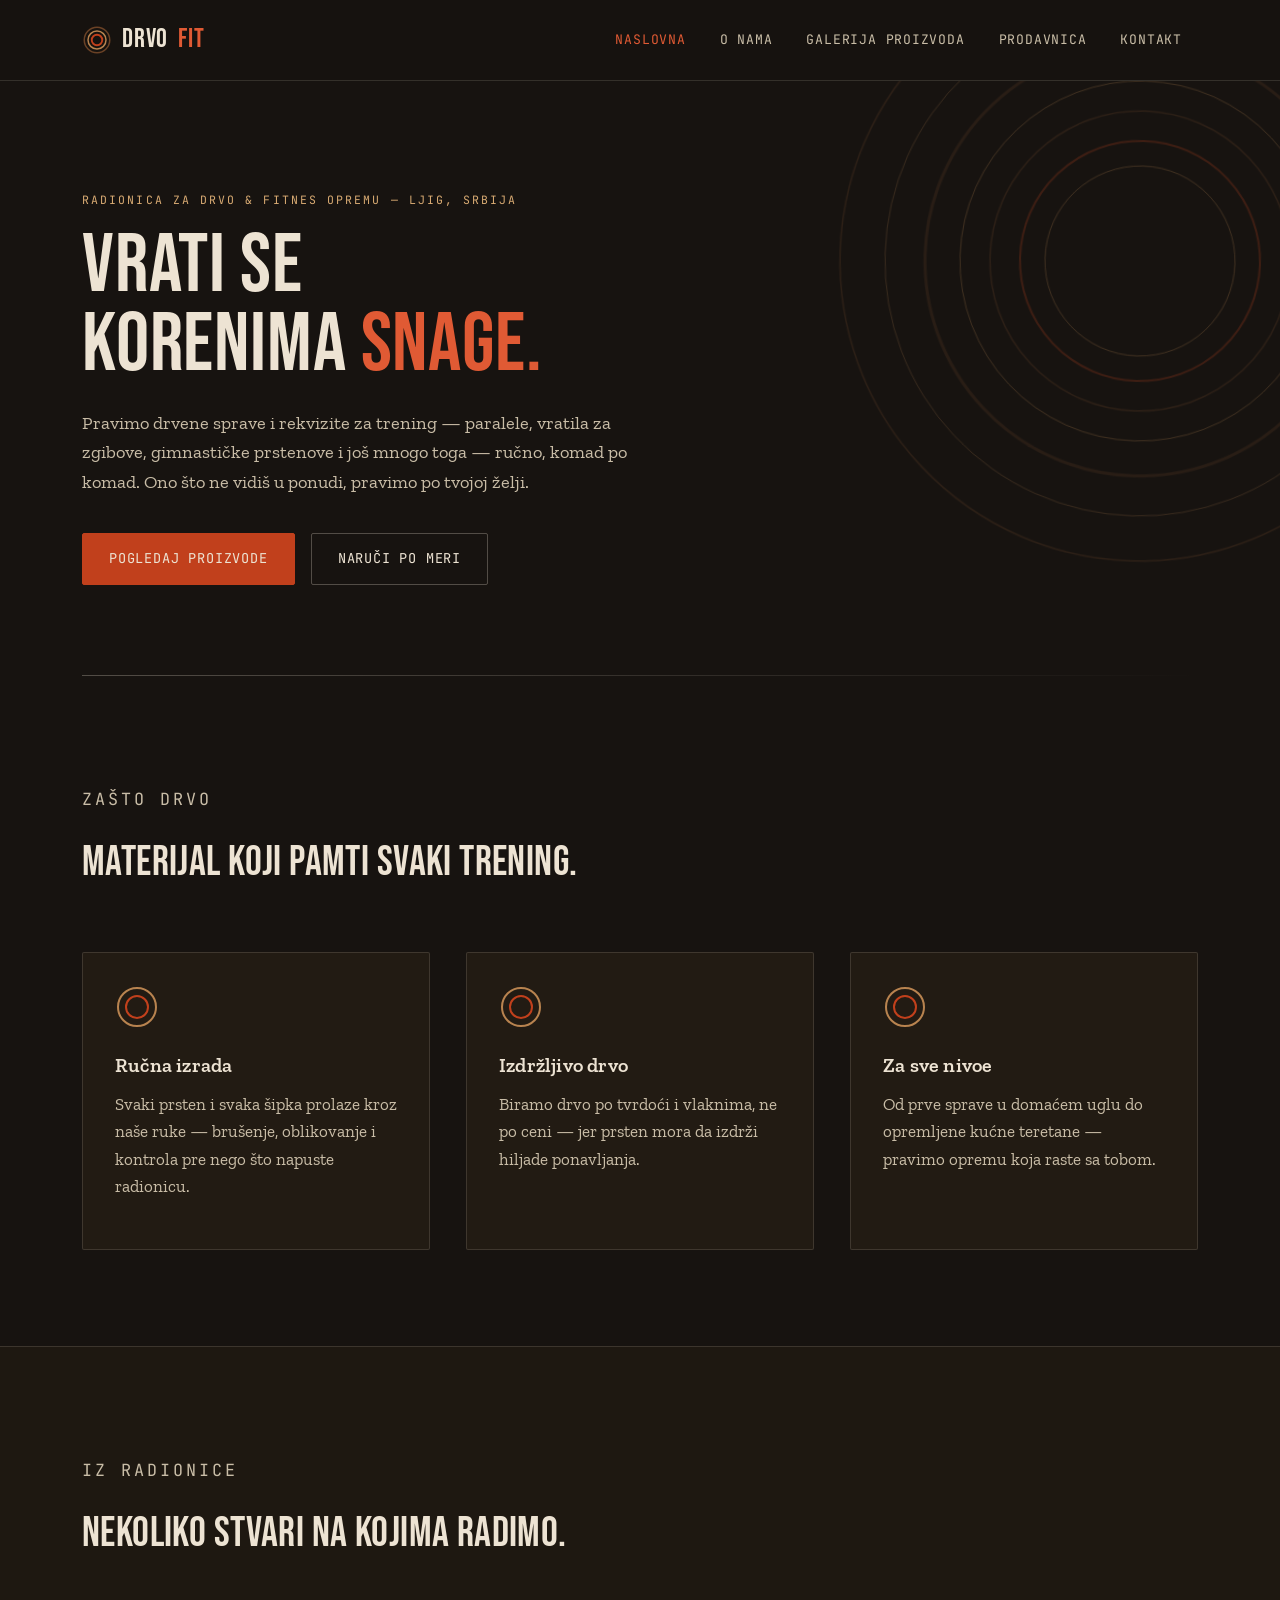
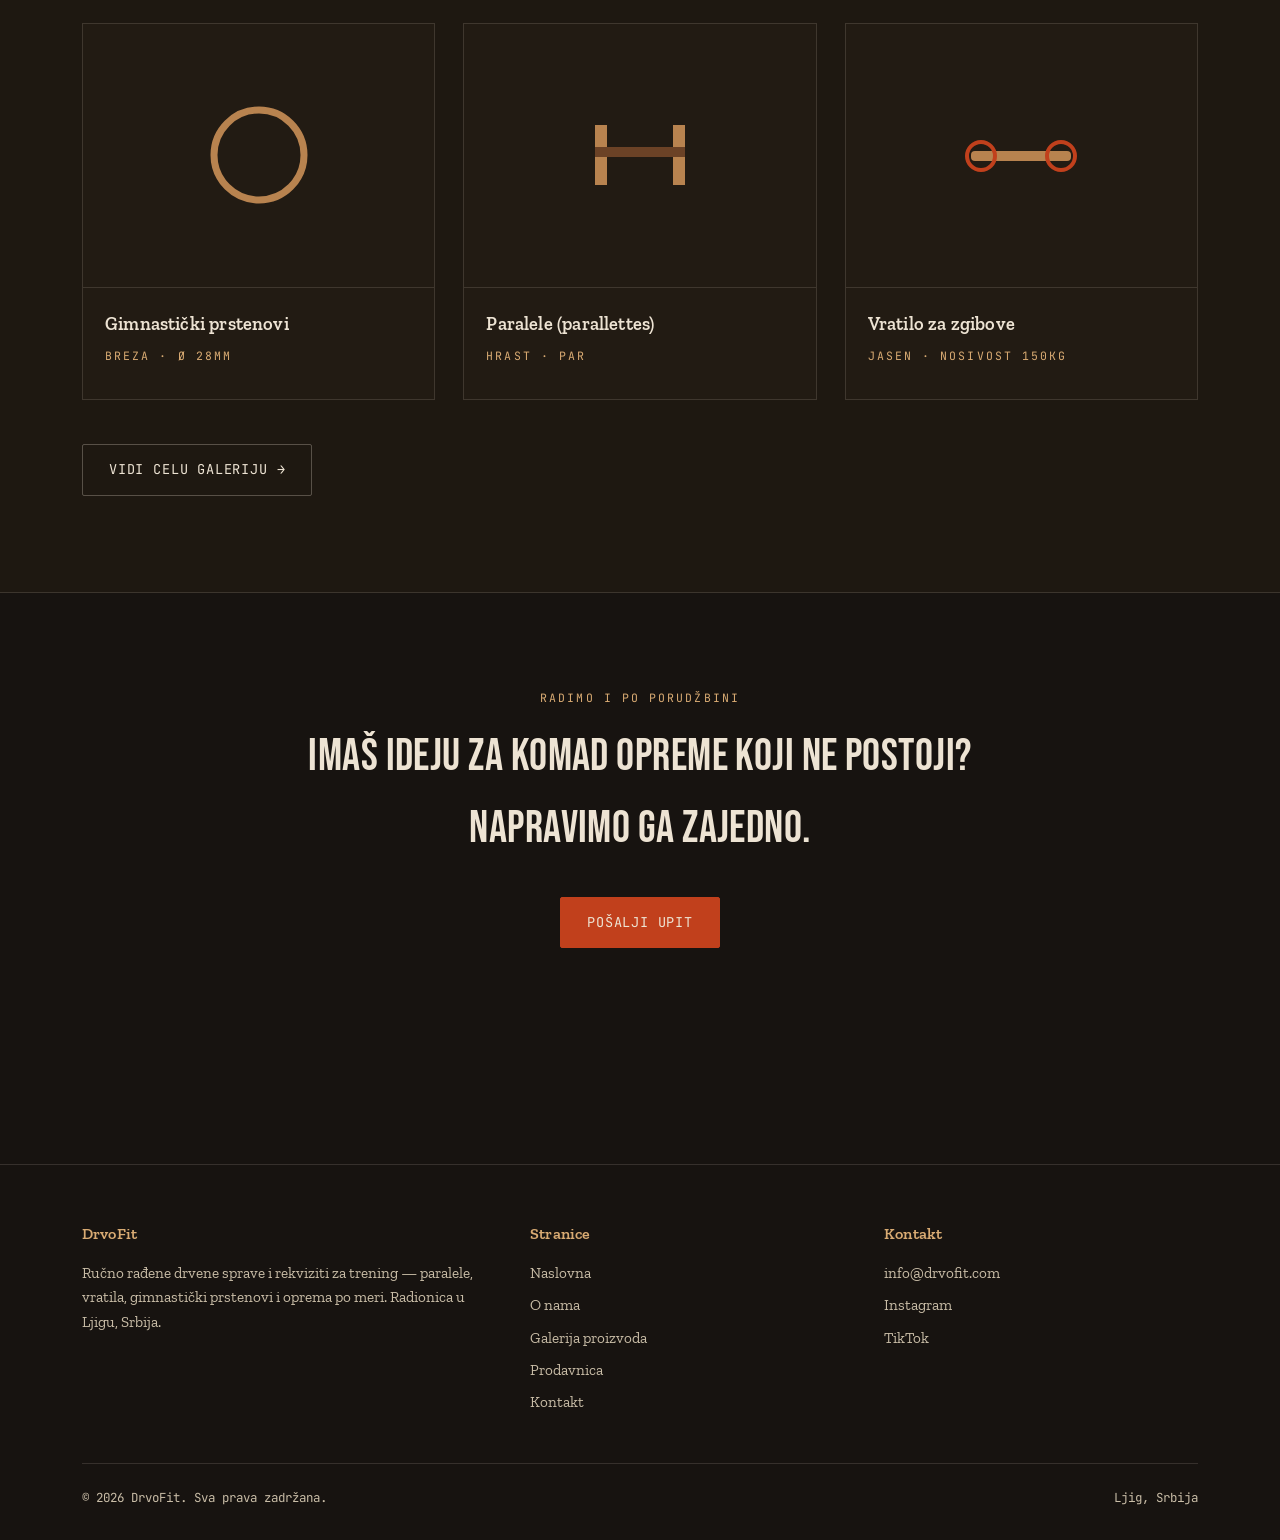
<file: drvofit-sajt/index.html>
<!DOCTYPE html>
<html lang="sr">
<head>
<meta charset="UTF-8">
<meta name="viewport" content="width=device-width, initial-scale=1.0">
<title>DrvoFit — Ručno rađena drvena oprema za trening</title>
<meta name="description" content="DrvoFit izrađuje drvene sprave i rekvizite za trening — paralele, vratila, gimnastičke prstenove i opremu po meri — ručno, od izdržljivog drveta.">
<link rel="stylesheet" href="style.css">
</head>
<body>

<header class="site-header">
  <div class="header-inner">
    <a href="index.html" class="logo">
      <svg class="ring-mark" viewBox="0 0 40 40" xmlns="http://www.w3.org/2000/svg">
        <circle cx="20" cy="20" r="17" fill="none" stroke="#6b4226" stroke-width="2"/>
        <circle cx="20" cy="20" r="12" fill="none" stroke="#b8834f" stroke-width="2"/>
        <circle cx="20" cy="20" r="7" fill="none" stroke="#c1401c" stroke-width="2.5"/>
      </svg>
      Drvo<span class="accent">Fit</span>
    </a>
    <button class="nav-toggle" aria-label="Meni">☰</button>
    <nav class="main-nav">
      <a href="index.html" class="active">Naslovna</a>
      <a href="o-nama.html">O nama</a>
      <a href="galerija.html">Galerija proizvoda</a>
      <a href="prodavnica.html">Prodavnica</a>
      <a href="kontakt.html">Kontakt</a>    </nav>
  </div>
</header>

<!-- HERO -->
<section style="padding:110px 0 90px; position:relative; overflow:hidden;">
  <svg class="ring-decor ring-rotate" style="width:640px; height:640px; right:-180px; top:-140px;" viewBox="0 0 640 640" xmlns="http://www.w3.org/2000/svg">
    <circle cx="320" cy="320" r="300" fill="none" stroke="#6b4226" stroke-width="1.5" opacity="0.5"/>
    <circle cx="320" cy="320" r="255" fill="none" stroke="#b8834f" stroke-width="1" opacity="0.4"/>
    <circle cx="320" cy="320" r="215" fill="none" stroke="#6b4226" stroke-width="3" opacity="0.4"/>
    <circle cx="320" cy="320" r="180" fill="none" stroke="#b8834f" stroke-width="1" opacity="0.5"/>
    <circle cx="320" cy="320" r="150" fill="none" stroke="#6b4226" stroke-width="1.5" opacity="0.5"/>
    <circle cx="320" cy="320" r="120" fill="none" stroke="#c1401c" stroke-width="2" opacity="0.45"/>
    <circle cx="320" cy="320" r="95" fill="none" stroke="#b8834f" stroke-width="1" opacity="0.5"/>
  </svg>
  <div class="container" style="position:relative; z-index:2;">
    <p class="eyebrow">Radionica za drvo &amp; fitnes opremu — Ljig, Srbija</p>
    <h1 style="font-size:5.2rem; line-height:0.95; max-width:820px; margin-top:18px;">
      VRATI SE<br>KORENIMA <span style="color:var(--ember-light);">SNAGE.</span>
    </h1>
    <p style="max-width:560px; font-size:1.15rem; color:var(--cream-dim); margin-top:24px;">
      Pravimo drvene sprave i rekvizite za trening — paralele, vratila za zgibove,
      gimnastičke prstenove i još mnogo toga — ručno, komad po komad. Ono što ne vidiš
      u ponudi, pravimo po tvojoj želji.
    </p>
    <div style="display:flex; gap:16px; margin-top:36px; flex-wrap:wrap;">
      <a href="galerija.html" class="btn btn-primary">Pogledaj proizvode</a>
      <a href="kontakt.html" class="btn btn-ghost">Naruči po meri</a>
    </div>
  </div>
</section>

<div class="container"><div class="divider"></div></div>

<!-- HIGHLIGHTS -->
<section>
  <div class="container">
    <div class="section-head reveal">
      <p class="eyebrow">Zašto drvo</p>
      <h2>Materijal koji pamti svaki trening.</h2>
    </div>
    <div style="display:grid; grid-template-columns:repeat(3,1fr); gap:36px;">
      <div class="reveal" style="padding:32px; background:var(--panel); border:1px solid var(--line); border-radius:2px;">
        <svg width="44" height="44" viewBox="0 0 44 44"><circle cx="22" cy="22" r="19" fill="none" stroke="#b8834f" stroke-width="2"/><circle cx="22" cy="22" r="11" fill="none" stroke="#c1401c" stroke-width="2"/></svg>
        <h3 style="font-family:var(--body); font-weight:600; font-size:1.25rem; margin-top:20px;">Ručna izrada</h3>
        <p style="color:var(--cream-dim); margin-top:10px;">Svaki prsten i svaka šipka prolaze kroz naše ruke — brušenje, oblikovanje i kontrola pre nego što napuste radionicu.</p>
      </div>
      <div class="reveal" style="padding:32px; background:var(--panel); border:1px solid var(--line); border-radius:2px;">
        <svg width="44" height="44" viewBox="0 0 44 44"><circle cx="22" cy="22" r="19" fill="none" stroke="#b8834f" stroke-width="2"/><circle cx="22" cy="22" r="11" fill="none" stroke="#c1401c" stroke-width="2"/></svg>
        <h3 style="font-family:var(--body); font-weight:600; font-size:1.25rem; margin-top:20px;">Izdržljivo drvo</h3>
        <p style="color:var(--cream-dim); margin-top:10px;">Biramo drvo po tvrdoći i vlaknima, ne po ceni — jer prsten mora da izdrži hiljade ponavljanja.</p>
      </div>
      <div class="reveal" style="padding:32px; background:var(--panel); border:1px solid var(--line); border-radius:2px;">
        <svg width="44" height="44" viewBox="0 0 44 44"><circle cx="22" cy="22" r="19" fill="none" stroke="#b8834f" stroke-width="2"/><circle cx="22" cy="22" r="11" fill="none" stroke="#c1401c" stroke-width="2"/></svg>
        <h3 style="font-family:var(--body); font-weight:600; font-size:1.25rem; margin-top:20px;">Za sve nivoe</h3>
        <p style="color:var(--cream-dim); margin-top:10px;">Od prve sprave u domaćem uglu do opremljene kućne teretane — pravimo opremu koja raste sa tobom.</p>
      </div>
    </div>
  </div>
</section>

<!-- FEATURED PRODUCTS -->
<section style="background:var(--bg-alt); border-top:1px solid var(--line); border-bottom:1px solid var(--line);">
  <div class="container">
    <div class="section-head reveal">
      <p class="eyebrow">Iz radionice</p>
      <h2>Nekoliko stvari na kojima radimo.</h2>
    </div>
    <div style="display:grid; grid-template-columns:repeat(3,1fr); gap:28px;">
      <div class="reveal" style="border:1px solid var(--line); background:var(--panel);">
        <div style="aspect-ratio:4/3; display:flex; align-items:center; justify-content:center; border-bottom:1px solid var(--line);">
          <svg width="120" height="120" viewBox="0 0 120 120"><circle cx="60" cy="60" r="45" fill="none" stroke="#b8834f" stroke-width="7"/></svg>
        </div>
        <div style="padding:22px;">
          <h3 style="font-family:var(--body); font-weight:600; font-size:1.15rem;">Gimnastički prstenovi</h3>
          <p class="eyebrow" style="margin-top:8px;">breza · Ø 28mm</p>
        </div>
      </div>
      <div class="reveal" style="border:1px solid var(--line); background:var(--panel);">
        <div style="aspect-ratio:4/3; display:flex; align-items:center; justify-content:center; border-bottom:1px solid var(--line);">
          <svg width="120" height="100" viewBox="0 0 120 100"><rect x="15" y="20" width="12" height="60" fill="#b8834f"/><rect x="93" y="20" width="12" height="60" fill="#b8834f"/><rect x="15" y="42" width="90" height="10" fill="#6b4226"/></svg>
        </div>
        <div style="padding:22px;">
          <h3 style="font-family:var(--body); font-weight:600; font-size:1.15rem;">Paralele (parallettes)</h3>
          <p class="eyebrow" style="margin-top:8px;">hrast · par</p>
        </div>
      </div>
      <div class="reveal" style="border:1px solid var(--line); background:var(--panel);">
        <div style="aspect-ratio:4/3; display:flex; align-items:center; justify-content:center; border-bottom:1px solid var(--line);">
          <svg width="120" height="120" viewBox="0 0 120 120"><rect x="10" y="55" width="100" height="10" rx="4" fill="#b8834f"/><circle cx="20" cy="60" r="14" fill="none" stroke="#c1401c" stroke-width="4"/><circle cx="100" cy="60" r="14" fill="none" stroke="#c1401c" stroke-width="4"/></svg>
        </div>
        <div style="padding:22px;">
          <h3 style="font-family:var(--body); font-weight:600; font-size:1.15rem;">Vratilo za zgibove</h3>
          <p class="eyebrow" style="margin-top:8px;">jasen · nosivost 150kg</p>
        </div>
      </div>
    </div>
    <div style="margin-top:44px;">
      <a href="galerija.html" class="btn btn-ghost">Vidi celu galeriju →</a>
    </div>
  </div>
</section>

<!-- CTA -->
<section>
  <div class="container" style="text-align:center;">
    <p class="eyebrow reveal">Radimo i po porudžbini</p>
    <h2 class="reveal" style="font-size:2.8rem; max-width:700px; margin:14px auto 0;">Imaš ideju za komad opreme koji ne postoji? Napravimo ga zajedno.</h2>
    <div style="margin-top:32px;">
      <a href="kontakt.html" class="btn btn-primary">Pošalji upit</a>
    </div>
  </div>
</section>

<footer>
  <div class="container">
    <div class="footer-grid">
      <div>
        <h4>DrvoFit</h4>
        <p>Ručno rađene drvene sprave i rekviziti za trening — paralele, vratila, gimnastički prstenovi i oprema po meri. Radionica u Ljigu, Srbija.</p>
      </div>
      <div>
        <h4>Stranice</h4>
        <a href="index.html">Naslovna</a>
        <a href="o-nama.html">O nama</a>
        <a href="galerija.html">Galerija proizvoda</a>
        <a href="prodavnica.html">Prodavnica</a>
        <a href="kontakt.html">Kontakt</a>
      </div>
      <div>
        <h4>Kontakt</h4>
        <a href="mailto:info@drvofit.com">info@drvofit.com</a>
        <a href="#">Instagram</a>
        <a href="#">TikTok</a>
      </div>
    </div>
    <div class="footer-bottom">
      <span>© 2026 DrvoFit. Sva prava zadržana.</span>
      <span>Ljig, Srbija</span>
    </div>
  </div>
</footer>

<script src="script.js"></script>
</body>
</html>
</file>
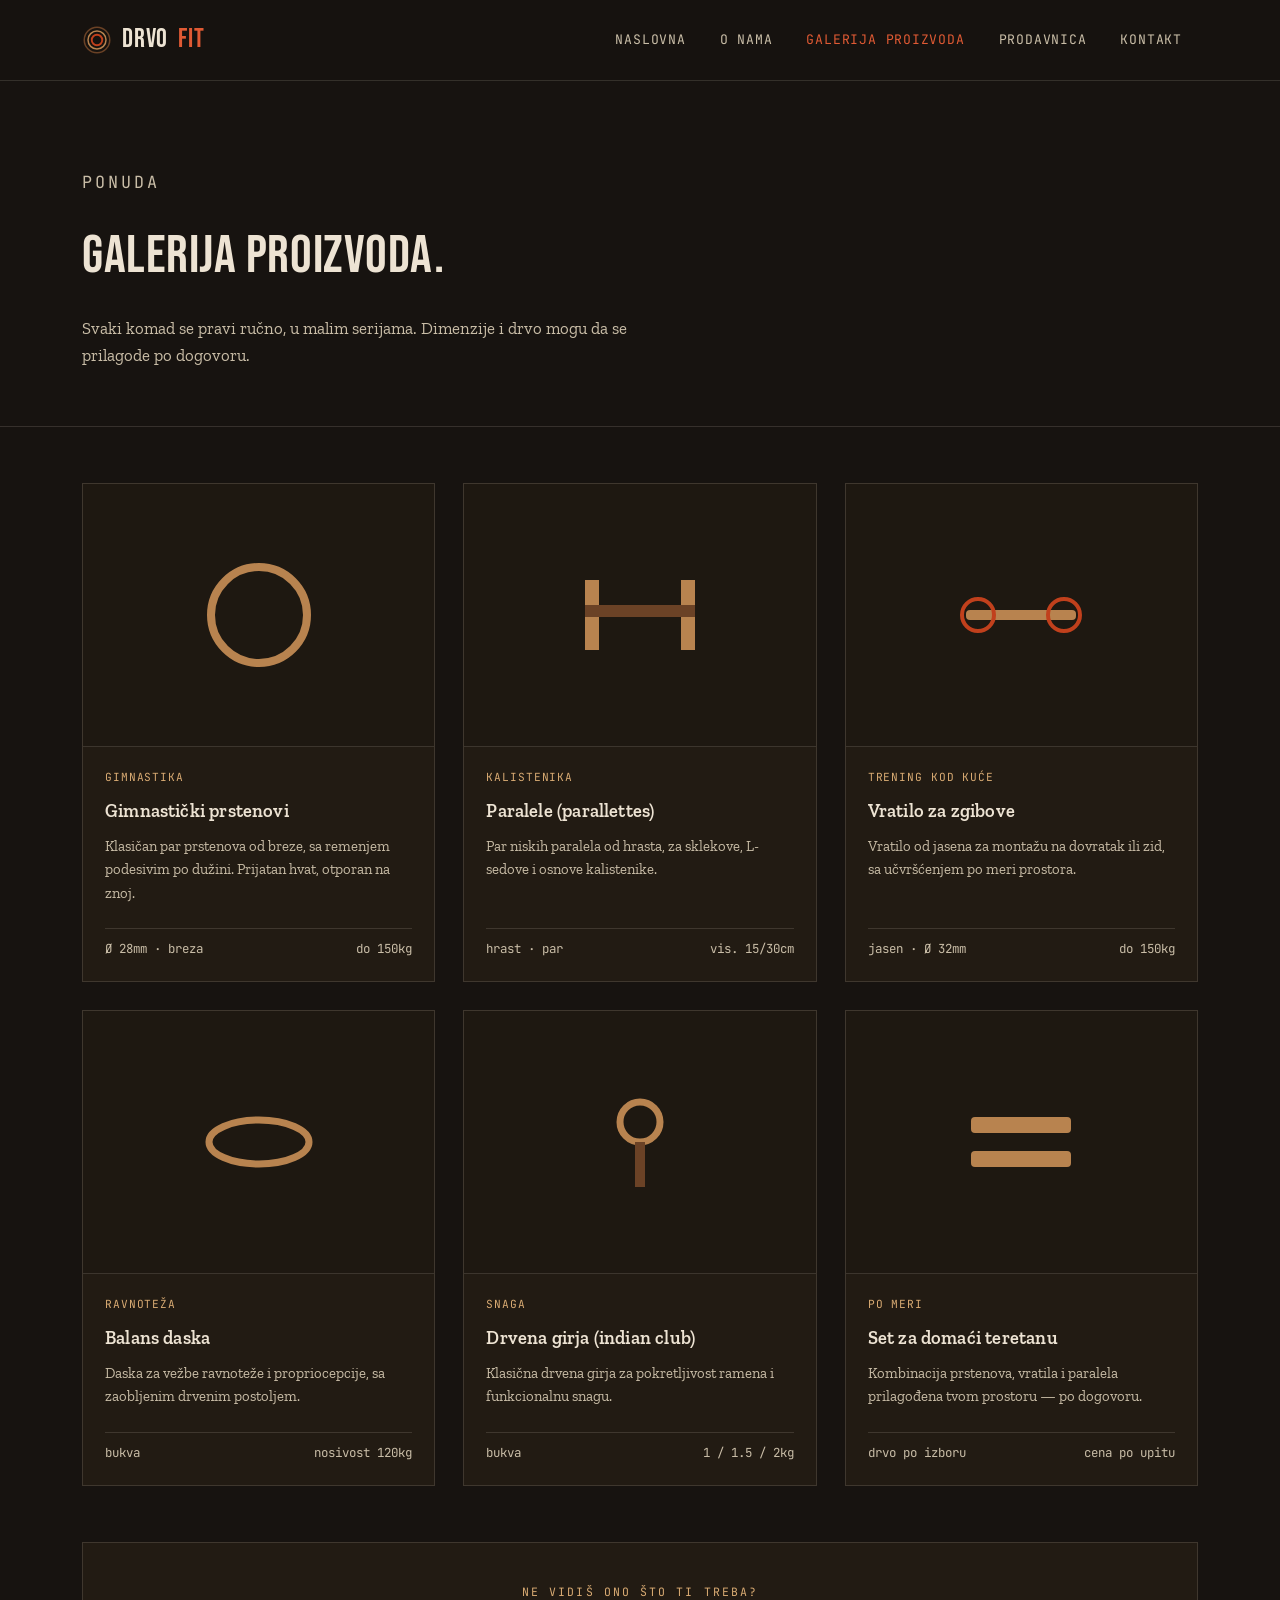
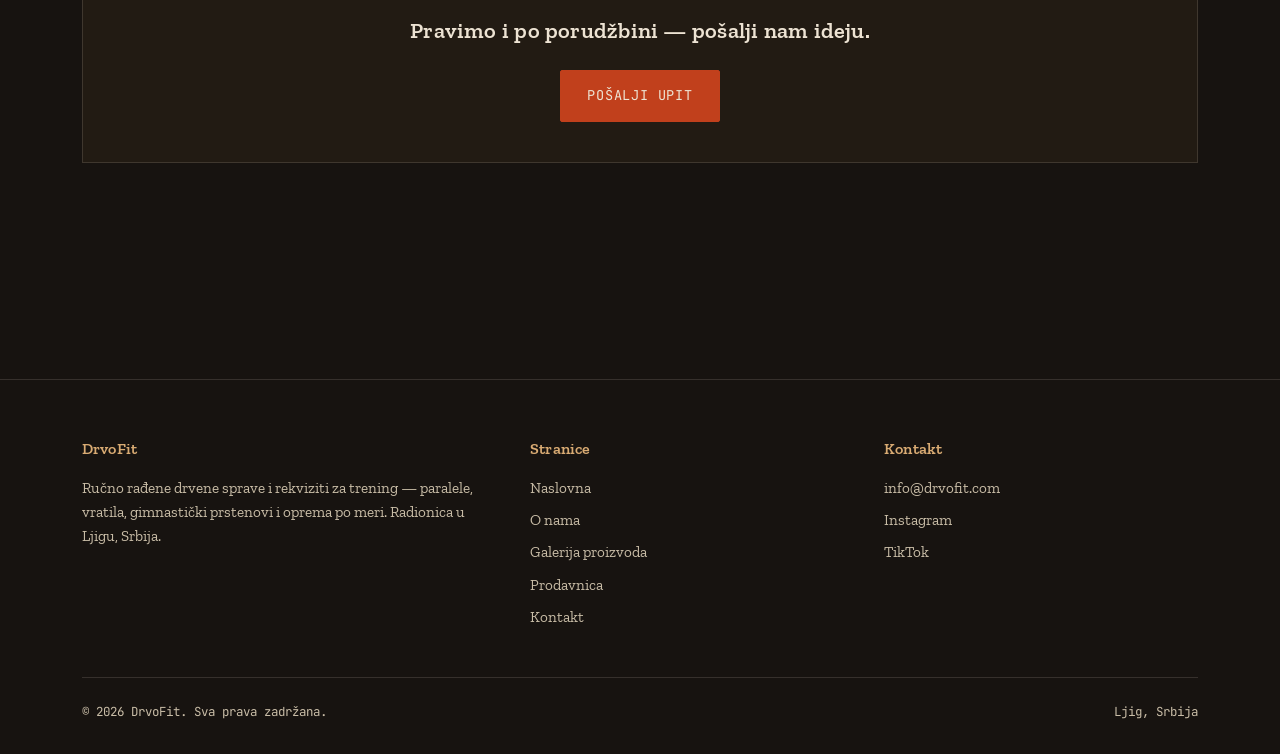
<file: drvofit-sajt/galerija.html>
<!DOCTYPE html>
<html lang="sr">
<head>
<meta charset="UTF-8">
<meta name="viewport" content="width=device-width, initial-scale=1.0">
<title>Galerija proizvoda — DrvoFit</title>
<meta name="description" content="Pregled naše ponude: drvene sprave i rekviziti za trening — paralele, vratila, gimnastički prstenovi, girje i oprema po meri.">
<link rel="stylesheet" href="style.css">
<style>
  .product-card{border:1px solid var(--line); background:var(--panel); display:flex; flex-direction:column;}
  .product-thumb{aspect-ratio:4/3; display:flex; align-items:center; justify-content:center; border-bottom:1px solid var(--line); background:var(--bg-alt);}
  .product-body{padding:22px; display:flex; flex-direction:column; gap:8px; flex:1;}
  .spec-row{display:flex; justify-content:space-between; font-family:var(--mono); font-size:0.78rem; color:var(--cream-dim); border-top:1px solid var(--line); padding-top:10px; margin-top:auto;}
  .category-tag{display:inline-block; font-family:var(--mono); font-size:0.7rem; letter-spacing:0.08em; text-transform:uppercase; color:var(--wood-light); margin-bottom:2px;}
</style>
</head>
<body>

<header class="site-header">
  <div class="header-inner">
    <a href="index.html" class="logo">
      <svg class="ring-mark" viewBox="0 0 40 40" xmlns="http://www.w3.org/2000/svg">
        <circle cx="20" cy="20" r="17" fill="none" stroke="#6b4226" stroke-width="2"/>
        <circle cx="20" cy="20" r="12" fill="none" stroke="#b8834f" stroke-width="2"/>
        <circle cx="20" cy="20" r="7" fill="none" stroke="#c1401c" stroke-width="2.5"/>
      </svg>
      Drvo<span class="accent">Fit</span>
    </a>
    <button class="nav-toggle" aria-label="Meni">☰</button>
    <nav class="main-nav">
      <a href="index.html">Naslovna</a>
      <a href="o-nama.html">O nama</a>
      <a href="galerija.html" class="active">Galerija proizvoda</a>
      <a href="prodavnica.html">Prodavnica</a>
      <a href="kontakt.html">Kontakt</a>    </nav>
  </div>
</header>

<section class="page-hero" style="padding-bottom:40px;">
  <div class="container">
    <p class="eyebrow">Ponuda</p>
    <h1>GALERIJA PROIZVODA.</h1>
    <p>Svaki komad se pravi ručno, u malim serijama. Dimenzije i drvo mogu da se prilagode po dogovoru.</p>
  </div>
</section>

<section style="padding-top:56px;">
  <div class="container">
    <div style="display:grid; grid-template-columns:repeat(3,1fr); gap:28px;">

      <div class="product-card reveal">
        <div class="product-thumb">
          <svg width="130" height="130" viewBox="0 0 130 130"><circle cx="65" cy="65" r="48" fill="none" stroke="#b8834f" stroke-width="8"/></svg>
        </div>
        <div class="product-body">
          <span class="category-tag">Gimnastika</span>
          <h3 style="font-family:var(--body); font-weight:600; font-size:1.15rem;">Gimnastički prstenovi</h3>
          <p style="color:var(--cream-dim); font-size:0.92rem;">Klasičan par prstenova od breze, sa remenjem podesivim po dužini. Prijatan hvat, otporan na znoj.</p>
          <div class="spec-row"><span>Ø 28mm · breza</span><span>do 150kg</span></div>
        </div>
      </div>

      <div class="product-card reveal">
        <div class="product-thumb">
          <svg width="140" height="110" viewBox="0 0 140 110"><rect x="15" y="20" width="14" height="70" fill="#b8834f"/><rect x="111" y="20" width="14" height="70" fill="#b8834f"/><rect x="15" y="45" width="110" height="12" fill="#6b4226"/></svg>
        </div>
        <div class="product-body">
          <span class="category-tag">Kalistenika</span>
          <h3 style="font-family:var(--body); font-weight:600; font-size:1.15rem;">Paralele (parallettes)</h3>
          <p style="color:var(--cream-dim); font-size:0.92rem;">Par niskih paralela od hrasta, za sklekove, L-sedove i osnove kalistenike.</p>
          <div class="spec-row"><span>hrast · par</span><span>vis. 15/30cm</span></div>
        </div>
      </div>

      <div class="product-card reveal">
        <div class="product-thumb">
          <svg width="130" height="130" viewBox="0 0 130 130"><rect x="10" y="60" width="110" height="10" rx="4" fill="#b8834f"/><circle cx="22" cy="65" r="16" fill="none" stroke="#c1401c" stroke-width="4"/><circle cx="108" cy="65" r="16" fill="none" stroke="#c1401c" stroke-width="4"/></svg>
        </div>
        <div class="product-body">
          <span class="category-tag">Trening kod kuće</span>
          <h3 style="font-family:var(--body); font-weight:600; font-size:1.15rem;">Vratilo za zgibove</h3>
          <p style="color:var(--cream-dim); font-size:0.92rem;">Vratilo od jasena za montažu na dovratak ili zid, sa učvršćenjem po meri prostora.</p>
          <div class="spec-row"><span>jasen · Ø 32mm</span><span>do 150kg</span></div>
        </div>
      </div>

      <div class="product-card reveal">
        <div class="product-thumb">
          <svg width="130" height="130" viewBox="0 0 130 130"><ellipse cx="65" cy="65" rx="50" ry="22" fill="none" stroke="#b8834f" stroke-width="7"/></svg>
        </div>
        <div class="product-body">
          <span class="category-tag">Ravnoteža</span>
          <h3 style="font-family:var(--body); font-weight:600; font-size:1.15rem;">Balans daska</h3>
          <p style="color:var(--cream-dim); font-size:0.92rem;">Daska za vežbe ravnoteže i propriocepcije, sa zaobljenim drvenim postoljem.</p>
          <div class="spec-row"><span>bukva</span><span>nosivost 120kg</span></div>
        </div>
      </div>

      <div class="product-card reveal">
        <div class="product-thumb">
          <svg width="130" height="130" viewBox="0 0 130 130"><circle cx="65" cy="45" r="20" fill="none" stroke="#b8834f" stroke-width="7"/><rect x="60" y="65" width="10" height="45" fill="#6b4226"/></svg>
        </div>
        <div class="product-body">
          <span class="category-tag">Snaga</span>
          <h3 style="font-family:var(--body); font-weight:600; font-size:1.15rem;">Drvena girja (indian club)</h3>
          <p style="color:var(--cream-dim); font-size:0.92rem;">Klasična drvena girja za pokretljivost ramena i funkcionalnu snagu.</p>
          <div class="spec-row"><span>bukva</span><span>1 / 1.5 / 2kg</span></div>
        </div>
      </div>

      <div class="product-card reveal">
        <div class="product-thumb">
          <svg width="140" height="110" viewBox="0 0 140 110"><rect x="20" y="30" width="100" height="16" rx="4" fill="#b8834f"/><rect x="20" y="64" width="100" height="16" rx="4" fill="#b8834f"/></svg>
        </div>
        <div class="product-body">
          <span class="category-tag">Po meri</span>
          <h3 style="font-family:var(--body); font-weight:600; font-size:1.15rem;">Set za domaći teretanu</h3>
          <p style="color:var(--cream-dim); font-size:0.92rem;">Kombinacija prstenova, vratila i paralela prilagođena tvom prostoru — po dogovoru.</p>
          <div class="spec-row"><span>drvo po izboru</span><span>cena po upitu</span></div>
        </div>
      </div>

    </div>

    <div class="reveal" style="margin-top:56px; text-align:center; padding:40px; border:1px solid var(--line); background:var(--panel);">
      <p class="eyebrow">Ne vidiš ono što ti treba?</p>
      <h3 style="font-family:var(--body); font-weight:600; font-size:1.4rem; margin-top:10px;">Pravimo i po porudžbini — pošalji nam ideju.</h3>
      <div style="margin-top:22px;">
        <a href="kontakt.html" class="btn btn-primary">Pošalji upit</a>
      </div>
    </div>
  </div>
</section>

<footer>
  <div class="container">
    <div class="footer-grid">
      <div>
        <h4>DrvoFit</h4>
        <p>Ručno rađene drvene sprave i rekviziti za trening — paralele, vratila, gimnastički prstenovi i oprema po meri. Radionica u Ljigu, Srbija.</p>
      </div>
      <div>
        <h4>Stranice</h4>
        <a href="index.html">Naslovna</a>
        <a href="o-nama.html">O nama</a>
        <a href="galerija.html">Galerija proizvoda</a>
        <a href="prodavnica.html">Prodavnica</a>
        <a href="kontakt.html">Kontakt</a>
      </div>
      <div>
        <h4>Kontakt</h4>
        <a href="mailto:info@drvofit.com">info@drvofit.com</a>
        <a href="#">Instagram</a>
        <a href="#">TikTok</a>
      </div>
    </div>
    <div class="footer-bottom">
      <span>© 2026 DrvoFit. Sva prava zadržana.</span>
      <span>Ljig, Srbija</span>
    </div>
  </div>
</footer>

<script src="script.js"></script>
</body>
</html>
</file>
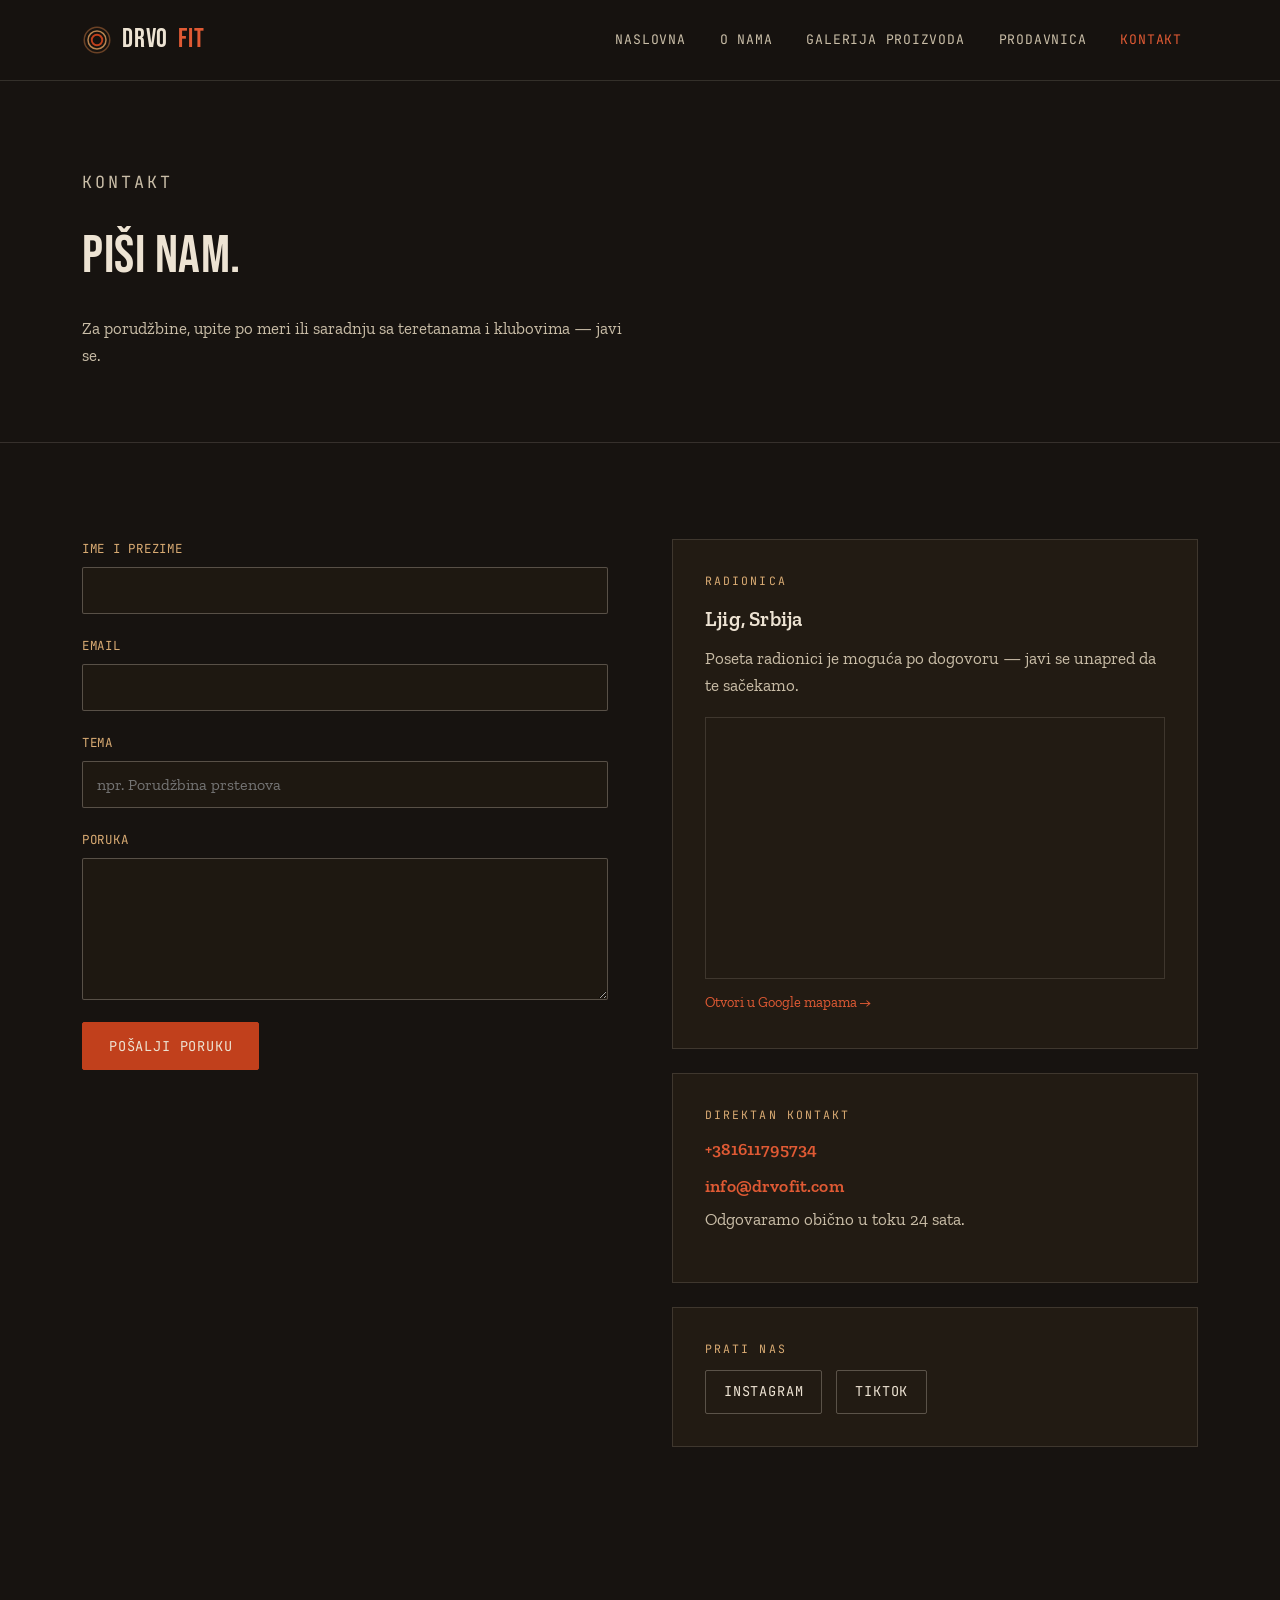
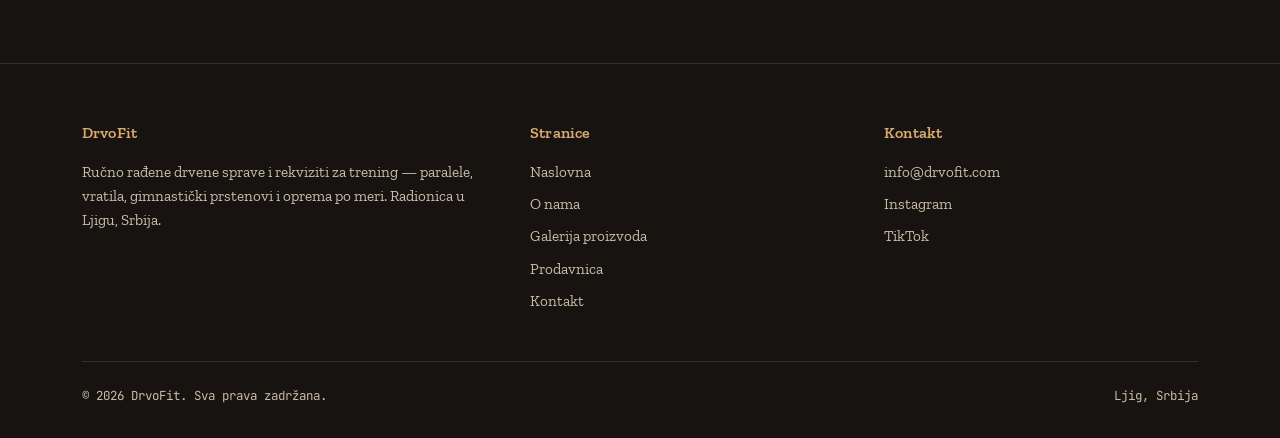
<file: drvofit-sajt/kontakt.html>
<!DOCTYPE html>
<html lang="sr">
<head>
<meta charset="UTF-8">
<meta name="viewport" content="width=device-width, initial-scale=1.0">
<title>Kontakt — DrvoFit</title>
<meta name="description" content="Kontaktiraj DrvoFit radionicu za upite, porudžbine po meri i saradnju.">
<link rel="stylesheet" href="style.css">
<style>
  .form-field{display:flex; flex-direction:column; gap:8px; margin-bottom:22px;}
  .form-field label{font-family:var(--mono); font-size:0.78rem; letter-spacing:0.06em; text-transform:uppercase; color:var(--wood-light);}
  .form-field input, .form-field textarea{
    background:var(--bg-alt);
    border:1px solid var(--line-strong);
    color:var(--cream);
    padding:13px 14px;
    font-family:var(--body);
    font-size:1rem;
    border-radius:2px;
  }
  .form-field input:focus, .form-field textarea:focus{
    outline:2px solid var(--ember);
    outline-offset:1px;
  }
  #form-status{
    margin-top:16px;
    padding:14px 16px;
    border-left:2px solid var(--ember);
    background:var(--panel);
    color:var(--cream-dim);
    font-size:0.92rem;
    display:none;
  }
  #form-status.visible{display:block;}
</style>
</head>
<body>

<header class="site-header">
  <div class="header-inner">
    <a href="index.html" class="logo">
      <svg class="ring-mark" viewBox="0 0 40 40" xmlns="http://www.w3.org/2000/svg">
        <circle cx="20" cy="20" r="17" fill="none" stroke="#6b4226" stroke-width="2"/>
        <circle cx="20" cy="20" r="12" fill="none" stroke="#b8834f" stroke-width="2"/>
        <circle cx="20" cy="20" r="7" fill="none" stroke="#c1401c" stroke-width="2.5"/>
      </svg>
      Drvo<span class="accent">Fit</span>
    </a>
    <button class="nav-toggle" aria-label="Meni">☰</button>
    <nav class="main-nav">
      <a href="index.html">Naslovna</a>
      <a href="o-nama.html">O nama</a>
      <a href="galerija.html">Galerija proizvoda</a>
      <a href="prodavnica.html">Prodavnica</a>
      <a href="kontakt.html" class="active">Kontakt</a>    </nav>
  </div>
</header>

<section class="page-hero">
  <div class="container">
    <p class="eyebrow">Kontakt</p>
    <h1>PIŠI NAM.</h1>
    <p>Za porudžbine, upite po meri ili saradnju sa teretanama i klubovima — javi se.</p>
  </div>
</section>

<section>
  <div class="container" style="display:grid; grid-template-columns:1fr 1fr; gap:64px;">

    <div class="reveal">
      <form id="contact-form" action="https://api.web3forms.com/submit" method="POST">
        <!-- ZAMENI 'TVOJ-ACCESS-KEY-OVDE' ključem koji dobiješ sa web3forms.com (korak 2 u objašnjenju ispod) -->
        <input type="hidden" name="access_key" value="56228eb5-b9ff-4425-ac01-bf7ab7a9e01b">
        <input type="hidden" name="subject" value="Nova poruka sa DrvoFit sajta">
        <input type="hidden" name="from_name" value="DrvoFit — kontakt forma">
        <!-- honeypot polje protiv spam-botova — mora ostati prazno i sakriveno -->
        <input type="checkbox" name="botcheck" style="display:none" tabindex="-1" autocomplete="off">

        <div class="form-field">
          <label for="name">Ime i prezime</label>
          <input type="text" id="name" name="name" required>
        </div>
        <div class="form-field">
          <label for="email">Email</label>
          <input type="email" id="email" name="email" required>
        </div>
        <div class="form-field">
          <label for="subject-line">Tema</label>
          <input type="text" id="subject-line" name="tema" placeholder="npr. Porudžbina prstenova">
        </div>
        <div class="form-field">
          <label for="message">Poruka</label>
          <textarea id="message" name="message" rows="6" required></textarea>
        </div>
        <button type="submit" class="btn btn-primary" id="submit-btn">Pošalji poruku</button>
        <div id="form-status"></div>
      </form>
    </div>

    <div class="reveal">
      <div style="background:var(--panel); border:1px solid var(--line); padding:32px; margin-bottom:24px;">
        <p class="eyebrow">Radionica</p>
        <h3 style="font-family:var(--body); font-weight:600; font-size:1.3rem; margin-top:10px;">Ljig, Srbija</h3>
        <p style="color:var(--cream-dim); margin-top:10px;">Poseta radionici je moguća po dogovoru — javi se unapred da te sačekamo.</p>
        <div style="margin-top:18px; border:1px solid var(--line); overflow:hidden;">
          <iframe
            src="https://maps.google.com/maps?q=44.207954,20.223916&z=15&output=embed"
            width="100%"
            height="260"
            style="border:0; display:block; filter:grayscale(0.3) contrast(1.1);"
            allowfullscreen=""
            loading="lazy"
            referrerpolicy="no-referrer-when-downgrade"
            title="Lokacija radionice — Ljig, Srbija">
          </iframe>
        </div>
        <a href="https://www.google.com/maps?q=44.207954,20.223916" target="_blank" rel="noopener" style="display:inline-block; margin-top:12px; color:var(--ember-light); font-size:0.9rem;">Otvori u Google mapama →</a>
      </div>
      <div style="background:var(--panel); border:1px solid var(--line); padding:32px; margin-bottom:24px;">
        <p class="eyebrow">Direktan kontakt</p>
        <h3 style="font-family:var(--body); font-weight:600; font-size:1.1rem; margin-top:10px;">
          <a href="tel:+381611795734" style="color:var(--ember-light);">+381611795734</a>
        </h3>
        <h3 style="font-family:var(--body); font-weight:600; font-size:1.1rem; margin-top:8px;">
          <a href="mailto:info@drvofit.com" style="color:var(--ember-light);">info@drvofit.com</a>
        </h3>
        <p style="color:var(--cream-dim); margin-top:6px;">Odgovaramo obično u toku 24 sata.</p>
      </div>
      <div style="background:var(--panel); border:1px solid var(--line); padding:32px;">
        <p class="eyebrow">Prati nas</p>
        <div style="display:flex; gap:14px; margin-top:12px;">
          <a href="#" class="btn btn-ghost" style="padding:10px 18px;">Instagram</a>
          <a href="#" class="btn btn-ghost" style="padding:10px 18px;">TikTok</a>
        </div>
      </div>
    </div>

  </div>
</section>

<footer>
  <div class="container">
    <div class="footer-grid">
      <div>
        <h4>DrvoFit</h4>
        <p>Ručno rađene drvene sprave i rekviziti za trening — paralele, vratila, gimnastički prstenovi i oprema po meri. Radionica u Ljigu, Srbija.</p>
      </div>
      <div>
        <h4>Stranice</h4>
        <a href="index.html">Naslovna</a>
        <a href="o-nama.html">O nama</a>
        <a href="galerija.html">Galerija proizvoda</a>
        <a href="prodavnica.html">Prodavnica</a>
        <a href="kontakt.html">Kontakt</a>
      </div>
      <div>
        <h4>Kontakt</h4>
        <a href="mailto:info@drvofit.com">info@drvofit.com</a>
        <a href="#">Instagram</a>
        <a href="#">TikTok</a>
      </div>
    </div>
    <div class="footer-bottom">
      <span>© 2026 DrvoFit. Sva prava zadržana.</span>
      <span>Ljig, Srbija</span>
    </div>
  </div>
</footer>

<script src="script.js"></script>
<script>
document.addEventListener('DOMContentLoaded', () => {
  const form = document.querySelector('#contact-form');
  const status = document.querySelector('#form-status');
  const btn = document.querySelector('#submit-btn');

  form.addEventListener('submit', async (e) => {
    e.preventDefault();

    const key = form.querySelector('[name="access_key"]').value;
    if (!key || key === 'TVOJ-ACCESS-KEY-OVDE') {
      status.textContent = 'Forma još nije povezana — ubaci svoj Web3Forms access key u kod (pogledaj uputstvo koje ti je poslato uz ovaj fajl).';
      status.style.borderLeftColor = '#c1401c';
      status.classList.add('visible');
      return;
    }

    btn.disabled = true;
    btn.textContent = 'Šaljem...';

    try {
      const formData = new FormData(form);
      const response = await fetch(form.action, {
        method: 'POST',
        headers: { 'Accept': 'application/json' },
        body: formData
      });
      const result = await response.json();

      if (response.status === 200) {
        status.textContent = 'Hvala! Poruka je poslata — javićemo se uskoro.';
        status.style.borderLeftColor = '#b8834f';
        status.classList.add('visible');
        form.reset();
      } else {
        console.error('Web3Forms error:', result);
        status.textContent = 'Nešto nije u redu — pokušaj ponovo ili nam piši direktno na email ispod.';
        status.style.borderLeftColor = '#c1401c';
        status.classList.add('visible');
      }
    } catch (err) {
      console.error(err);
      status.textContent = 'Poruka nije poslata — proveri internet konekciju i pokušaj ponovo.';
      status.style.borderLeftColor = '#c1401c';
      status.classList.add('visible');
    } finally {
      btn.disabled = false;
      btn.textContent = 'Pošalji poruku';
    }
  });
});
</script>
</body>
</html>
</file>
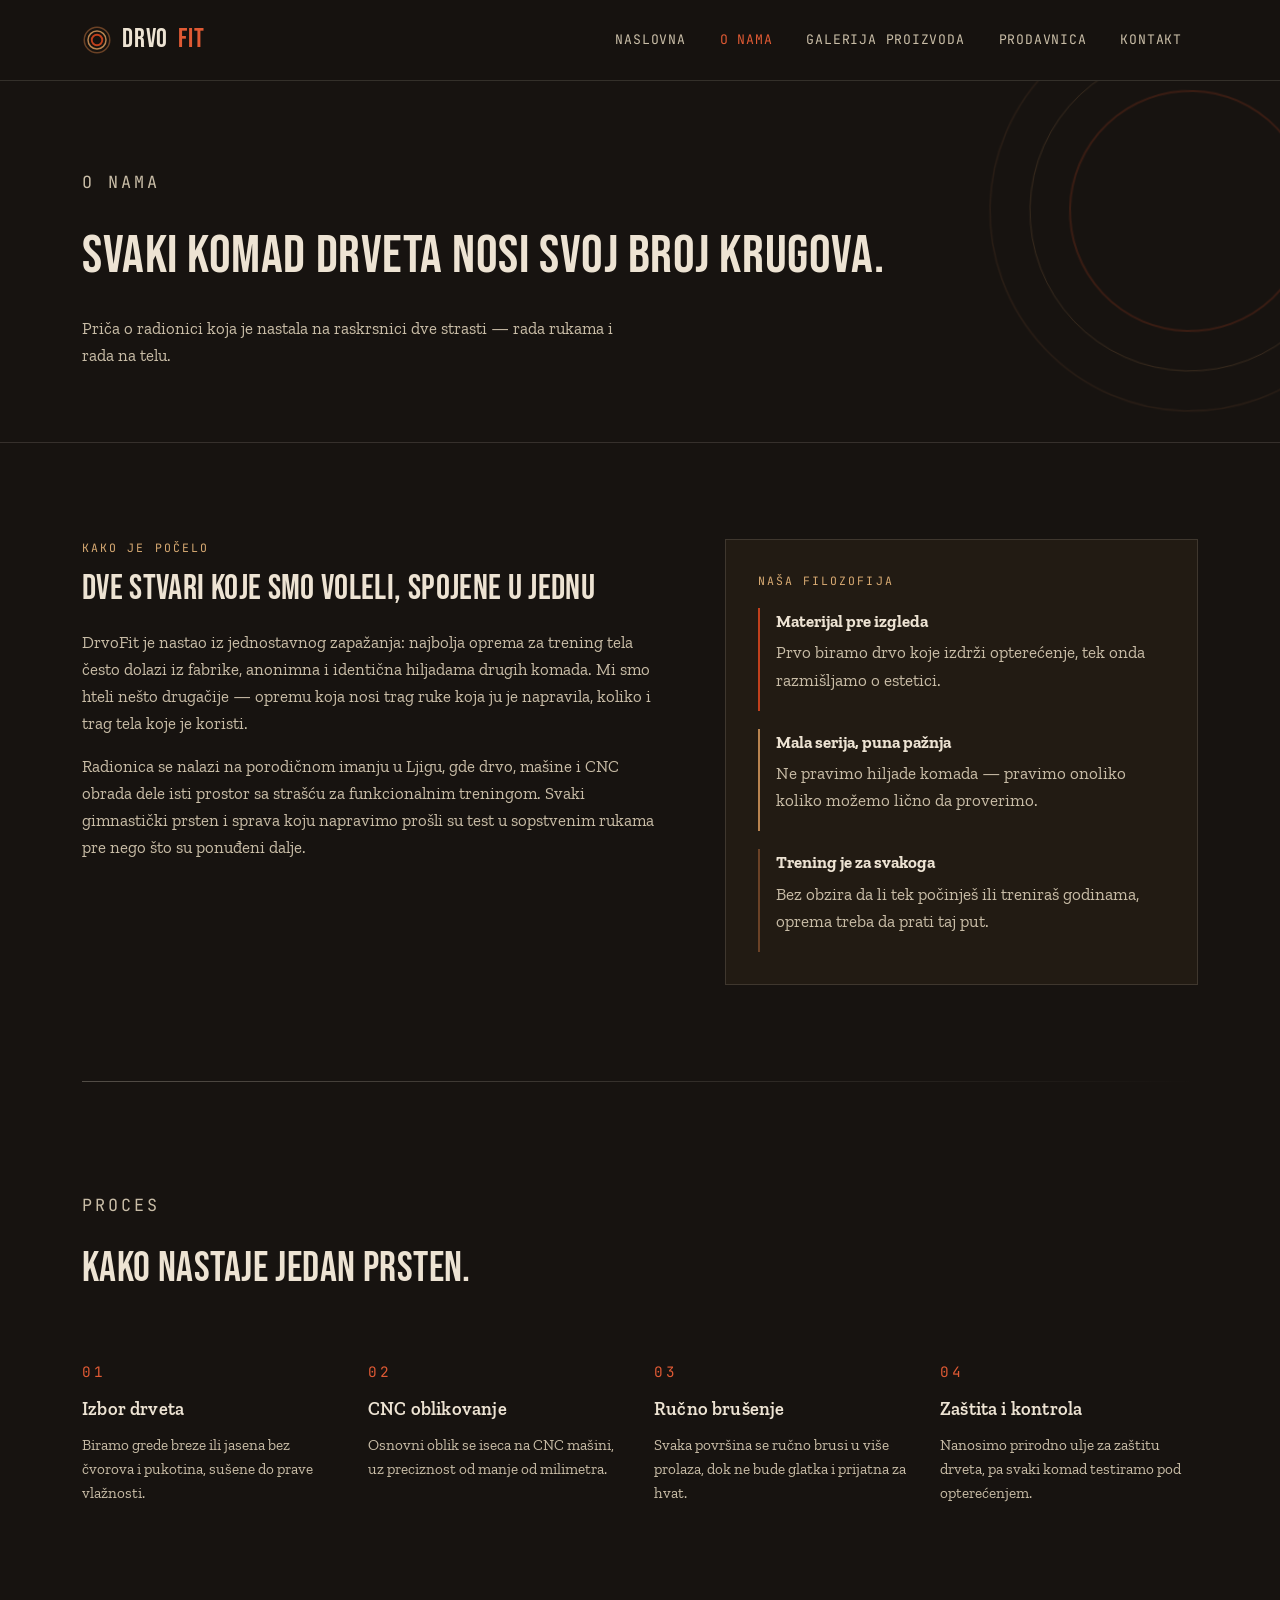
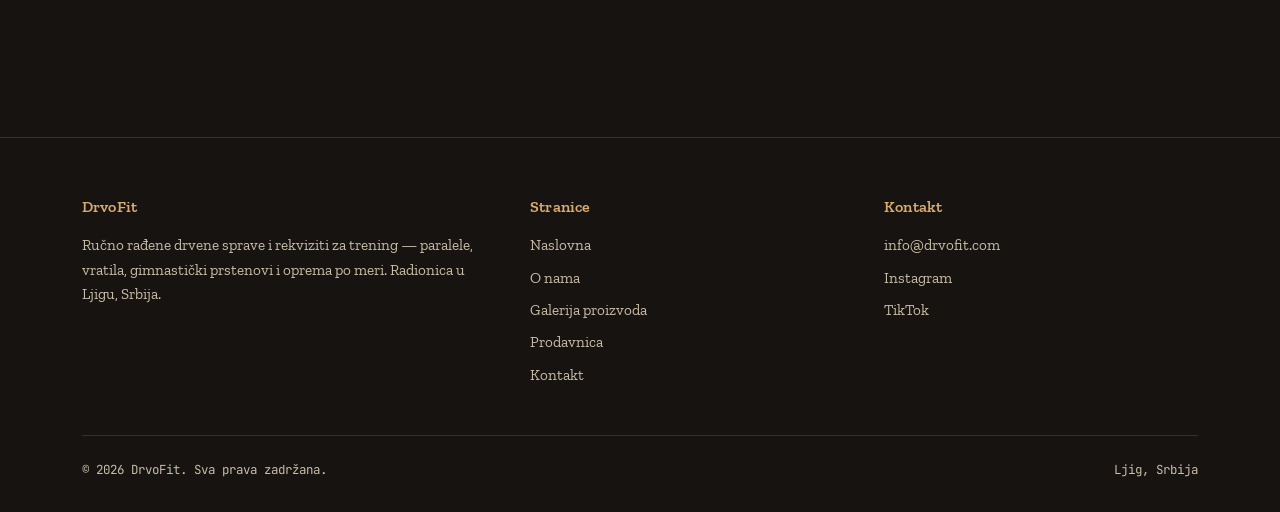
<file: drvofit-sajt/o-nama.html>
<!DOCTYPE html>
<html lang="sr">
<head>
<meta charset="UTF-8">
<meta name="viewport" content="width=device-width, initial-scale=1.0">
<title>O nama — DrvoFit</title>
<meta name="description" content="Upoznaj priču iza DrvoFit radionice — zašto smo spojili drvo i fitnes, i kako pravimo svaki komad opreme.">
<link rel="stylesheet" href="style.css">
</head>
<body>

<header class="site-header">
  <div class="header-inner">
    <a href="index.html" class="logo">
      <svg class="ring-mark" viewBox="0 0 40 40" xmlns="http://www.w3.org/2000/svg">
        <circle cx="20" cy="20" r="17" fill="none" stroke="#6b4226" stroke-width="2"/>
        <circle cx="20" cy="20" r="12" fill="none" stroke="#b8834f" stroke-width="2"/>
        <circle cx="20" cy="20" r="7" fill="none" stroke="#c1401c" stroke-width="2.5"/>
      </svg>
      Drvo<span class="accent">Fit</span>
    </a>
    <button class="nav-toggle" aria-label="Meni">☰</button>
    <nav class="main-nav">
      <a href="index.html">Naslovna</a>
      <a href="o-nama.html" class="active">O nama</a>
      <a href="galerija.html">Galerija proizvoda</a>
      <a href="prodavnica.html">Prodavnica</a>
      <a href="kontakt.html">Kontakt</a>    </nav>
  </div>
</header>

<section class="page-hero">
  <svg class="ring-decor ring-rotate" style="width:420px; height:420px; right:-120px; top:-80px;" viewBox="0 0 420 420">
    <circle cx="210" cy="210" r="200" fill="none" stroke="#6b4226" stroke-width="1.5" opacity="0.4"/>
    <circle cx="210" cy="210" r="160" fill="none" stroke="#b8834f" stroke-width="1" opacity="0.4"/>
    <circle cx="210" cy="210" r="120" fill="none" stroke="#c1401c" stroke-width="2" opacity="0.4"/>
  </svg>
  <div class="container" style="position:relative; z-index:2;">
    <p class="eyebrow">O nama</p>
    <h1>SVAKI KOMAD DRVETA NOSI SVOJ BROJ KRUGOVA.</h1>
    <p>Priča o radionici koja je nastala na raskrsnici dve strasti — rada rukama i rada na telu.</p>
  </div>
</section>

<section>
  <div class="container" style="display:grid; grid-template-columns:1.1fr 0.9fr; gap:64px; align-items:start;">
    <div class="reveal">
      <p class="eyebrow">Kako je počelo</p>
      <h2 style="font-size:2.2rem; margin-top:10px; line-height:1.15;">Dve stvari koje smo voleli, spojene u jednu</h2>
      <p style="color:var(--cream-dim); margin-top:20px; font-size:1.05rem;">
        DrvoFit je nastao iz jednostavnog zapažanja: najbolja oprema za trening tela često dolazi iz fabrike,
        anonimna i identična hiljadama drugih komada. Mi smo hteli nešto drugačije — opremu koja nosi trag ruke
        koja ju je napravila, koliko i trag tela koje je koristi.
      </p>
      <p style="color:var(--cream-dim); margin-top:16px; font-size:1.05rem;">
        Radionica se nalazi na porodičnom imanju u Ljigu, gde drvo, mašine i CNC obrada dele isti prostor sa
        strašću za funkcionalnim treningom. Svaki gimnastički prsten i sprava koju napravimo prošli su test u sopstvenim
        rukama pre nego što su ponuđeni dalje.
      </p>
    </div>
    <div class="reveal" style="background:var(--panel); border:1px solid var(--line); padding:32px;">
      <p class="eyebrow">Naša filozofija</p>
      <ul style="list-style:none; padding:0; margin:18px 0 0; display:flex; flex-direction:column; gap:18px;">
        <li style="border-left:2px solid var(--ember); padding-left:16px;">
          <strong style="font-family:var(--body); font-size:1.05rem;">Materijal pre izgleda</strong>
          <p style="color:var(--cream-dim); margin-top:4px;">Prvo biramo drvo koje izdrži opterećenje, tek onda razmišljamo o estetici.</p>
        </li>
        <li style="border-left:2px solid var(--wood); padding-left:16px;">
          <strong style="font-family:var(--body); font-size:1.05rem;">Mala serija, puna pažnja</strong>
          <p style="color:var(--cream-dim); margin-top:4px;">Ne pravimo hiljade komada — pravimo onoliko koliko možemo lično da proverimo.</p>
        </li>
        <li style="border-left:2px solid var(--wood-dark); padding-left:16px;">
          <strong style="font-family:var(--body); font-size:1.05rem;">Trening je za svakoga</strong>
          <p style="color:var(--cream-dim); margin-top:4px;">Bez obzira da li tek počinješ ili treniraš godinama, oprema treba da prati taj put.</p>
        </li>
      </ul>
    </div>
  </div>
</section>

<div class="container"><div class="divider"></div></div>

<!-- PROCESS — genuine sequence, numbering is justified here -->
<section>
  <div class="container">
    <div class="section-head reveal">
      <p class="eyebrow">Proces</p>
      <h2>Kako nastaje jedan prsten.</h2>
    </div>
    <div style="display:grid; grid-template-columns:repeat(4,1fr); gap:28px;">
      <div class="reveal">
        <span class="eyebrow" style="color:var(--ember-light); font-size:0.9rem;">01</span>
        <h3 style="font-family:var(--body); font-weight:600; font-size:1.15rem; margin-top:10px;">Izbor drveta</h3>
        <p style="color:var(--cream-dim); margin-top:8px; font-size:0.95rem;">Biramo grede breze ili jasena bez čvorova i pukotina, sušene do prave vlažnosti.</p>
      </div>
      <div class="reveal">
        <span class="eyebrow" style="color:var(--ember-light); font-size:0.9rem;">02</span>
        <h3 style="font-family:var(--body); font-weight:600; font-size:1.15rem; margin-top:10px;">CNC oblikovanje</h3>
        <p style="color:var(--cream-dim); margin-top:8px; font-size:0.95rem;">Osnovni oblik se iseca na CNC mašini, uz preciznost od manje od milimetra.</p>
      </div>
      <div class="reveal">
        <span class="eyebrow" style="color:var(--ember-light); font-size:0.9rem;">03</span>
        <h3 style="font-family:var(--body); font-weight:600; font-size:1.15rem; margin-top:10px;">Ručno brušenje</h3>
        <p style="color:var(--cream-dim); margin-top:8px; font-size:0.95rem;">Svaka površina se ručno brusi u više prolaza, dok ne bude glatka i prijatna za hvat.</p>
      </div>
      <div class="reveal">
        <span class="eyebrow" style="color:var(--ember-light); font-size:0.9rem;">04</span>
        <h3 style="font-family:var(--body); font-weight:600; font-size:1.15rem; margin-top:10px;">Zaštita i kontrola</h3>
        <p style="color:var(--cream-dim); margin-top:8px; font-size:0.95rem;">Nanosimo prirodno ulje za zaštitu drveta, pa svaki komad testiramo pod opterećenjem.</p>
      </div>
    </div>
  </div>
</section>

<footer>
  <div class="container">
    <div class="footer-grid">
      <div>
        <h4>DrvoFit</h4>
        <p>Ručno rađene drvene sprave i rekviziti za trening — paralele, vratila, gimnastički prstenovi i oprema po meri. Radionica u Ljigu, Srbija.</p>
      </div>
      <div>
        <h4>Stranice</h4>
        <a href="index.html">Naslovna</a>
        <a href="o-nama.html">O nama</a>
        <a href="galerija.html">Galerija proizvoda</a>
        <a href="prodavnica.html">Prodavnica</a>
        <a href="kontakt.html">Kontakt</a>
      </div>
      <div>
        <h4>Kontakt</h4>
        <a href="mailto:info@drvofit.com">info@drvofit.com</a>
        <a href="#">Instagram</a>
        <a href="#">TikTok</a>
      </div>
    </div>
    <div class="footer-bottom">
      <span>© 2026 DrvoFit. Sva prava zadržana.</span>
      <span>Ljig, Srbija</span>
    </div>
  </div>
</footer>

<script src="script.js"></script>
</body>
</html>
</file>
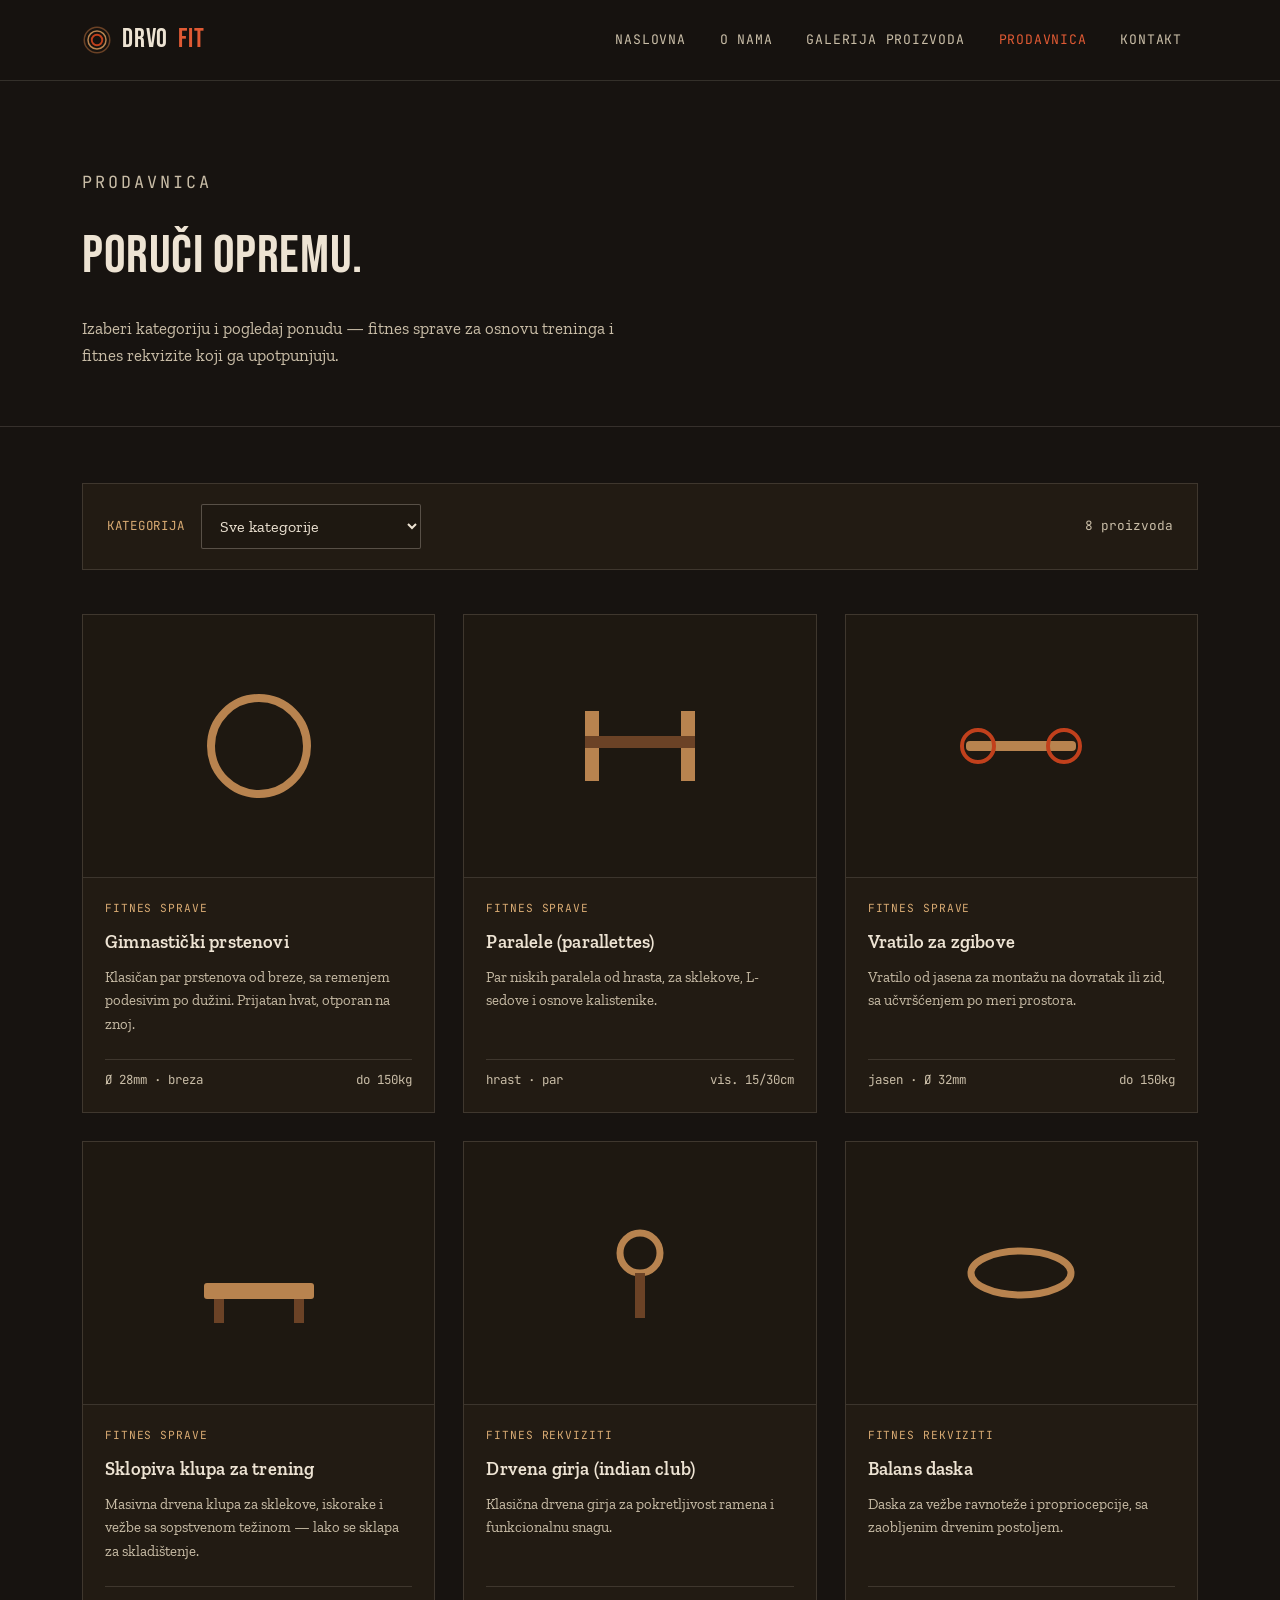
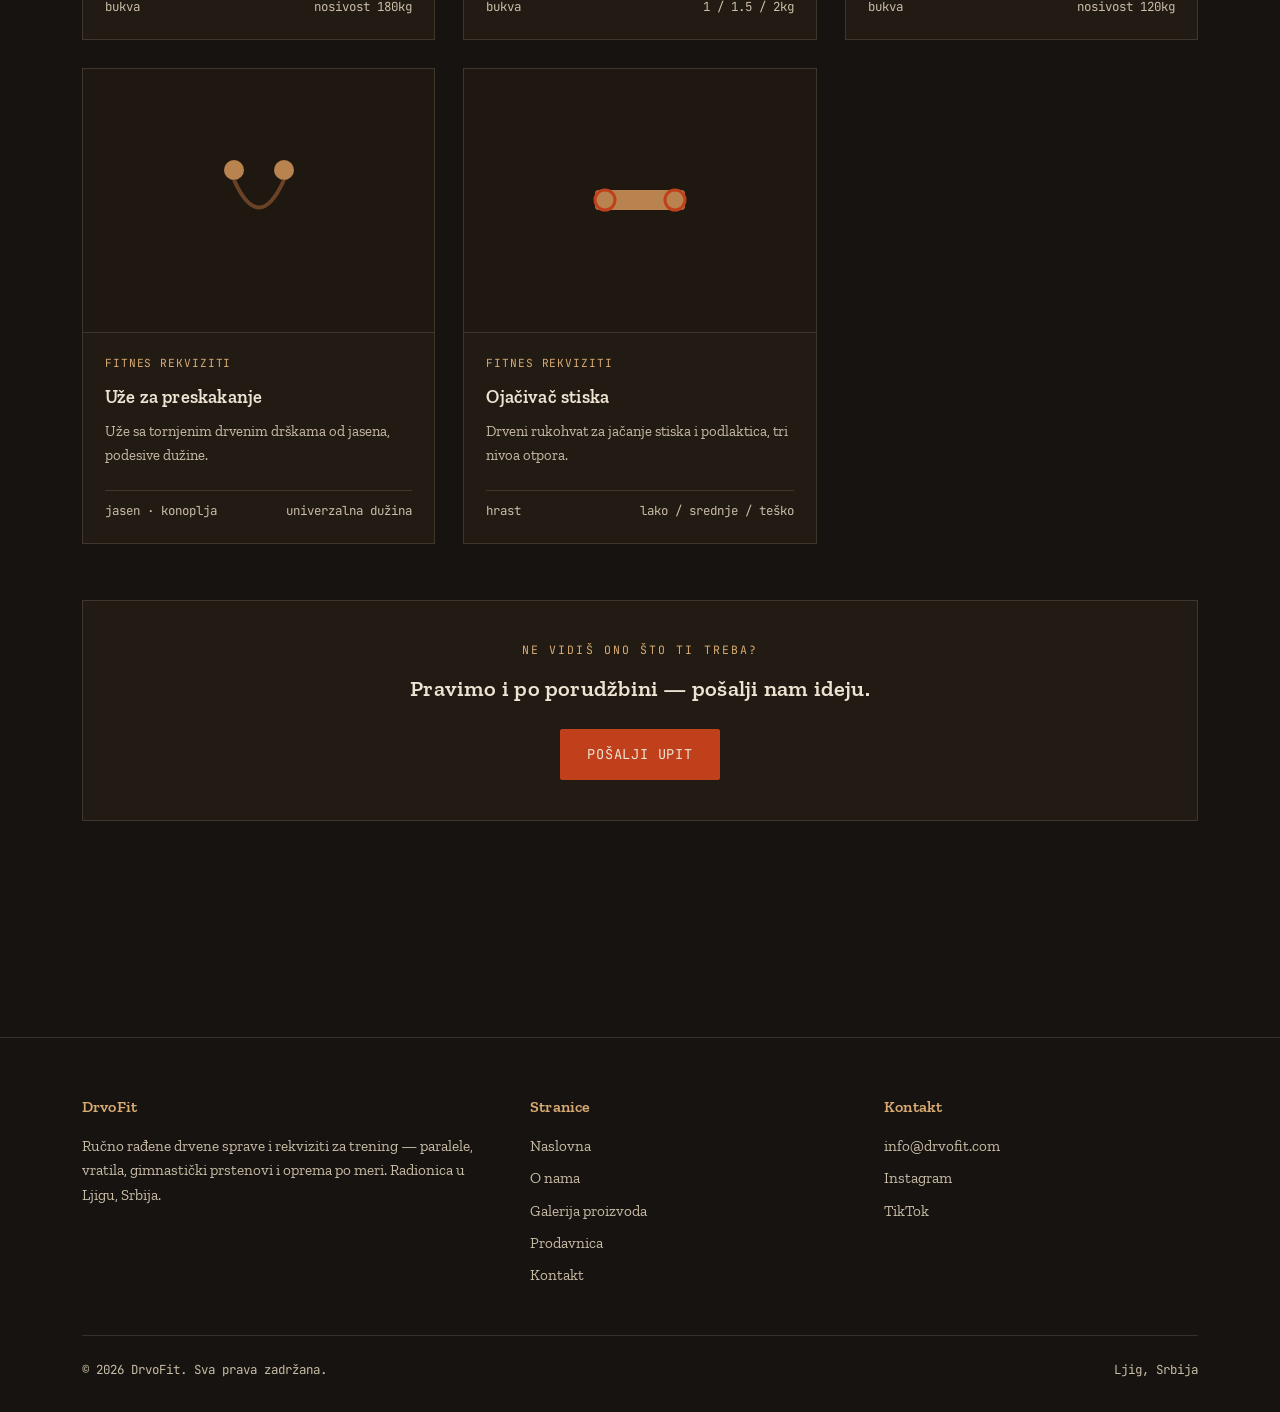
<file: drvofit-sajt/prodavnica.html>
<!DOCTYPE html>
<html lang="sr">
<head>
<meta charset="UTF-8">
<meta name="viewport" content="width=device-width, initial-scale=1.0">
<title>Prodavnica — DrvoFit</title>
<meta name="description" content="Poruči drvenu fitnes opremu — fitnes sprave i fitnes rekvizite iz DrvoFit radionice.">
<link rel="stylesheet" href="style.css">
<style>
  .product-card{border:1px solid var(--line); background:var(--panel); display:flex; flex-direction:column;}
  .product-thumb{aspect-ratio:4/3; display:flex; align-items:center; justify-content:center; border-bottom:1px solid var(--line); background:var(--bg-alt);}
  .product-body{padding:22px; display:flex; flex-direction:column; gap:8px; flex:1;}
  .spec-row{display:flex; justify-content:space-between; font-family:var(--mono); font-size:0.78rem; color:var(--cream-dim); border-top:1px solid var(--line); padding-top:10px; margin-top:auto;}
  .category-tag{display:inline-block; font-family:var(--mono); font-size:0.7rem; letter-spacing:0.08em; text-transform:uppercase; color:var(--wood-light); margin-bottom:2px;}

  .shop-filter{
    display:flex;
    align-items:center;
    gap:16px;
    flex-wrap:wrap;
    margin-bottom:44px;
    padding:20px 24px;
    background:var(--panel);
    border:1px solid var(--line);
  }
  .shop-filter label{
    font-family:var(--mono);
    font-size:0.78rem;
    letter-spacing:0.06em;
    text-transform:uppercase;
    color:var(--wood-light);
  }
  .shop-filter select{
    background:var(--bg-alt);
    border:1px solid var(--line-strong);
    color:var(--cream);
    padding:11px 14px;
    font-family:var(--body);
    font-size:1rem;
    border-radius:2px;
    min-width:220px;
  }
  .shop-filter select:focus{outline:2px solid var(--ember); outline-offset:1px;}
  .shop-count{
    font-family:var(--mono);
    font-size:0.8rem;
    color:var(--cream-dim);
    margin-left:auto;
  }
  .product-card[hidden]{display:none;}
</style>
</head>
<body>

<header class="site-header">
  <div class="header-inner">
    <a href="index.html" class="logo">
      <svg class="ring-mark" viewBox="0 0 40 40" xmlns="http://www.w3.org/2000/svg">
        <circle cx="20" cy="20" r="17" fill="none" stroke="#6b4226" stroke-width="2"/>
        <circle cx="20" cy="20" r="12" fill="none" stroke="#b8834f" stroke-width="2"/>
        <circle cx="20" cy="20" r="7" fill="none" stroke="#c1401c" stroke-width="2.5"/>
      </svg>
      Drvo<span class="accent">Fit</span>
    </a>
    <button class="nav-toggle" aria-label="Meni">☰</button>
    <nav class="main-nav">
      <a href="index.html">Naslovna</a>
      <a href="o-nama.html">O nama</a>
      <a href="galerija.html">Galerija proizvoda</a>
      <a href="prodavnica.html" class="active">Prodavnica</a>
      <a href="kontakt.html">Kontakt</a>    </nav>
  </div>
</header>

<section class="page-hero" style="padding-bottom:40px;">
  <div class="container">
    <p class="eyebrow">Prodavnica</p>
    <h1>PORUČI OPREMU.</h1>
    <p>Izaberi kategoriju i pogledaj ponudu — fitnes sprave za osnovu treninga i fitnes rekvizite koji ga upotpunjuju.</p>
  </div>
</section>

<section style="padding-top:56px;">
  <div class="container">

    <div class="shop-filter reveal">
      <label for="category-filter">Kategorija</label>
      <select id="category-filter">
        <option value="sve">Sve kategorije</option>
        <option value="sprave">Fitnes sprave</option>
        <option value="rekviziti">Fitnes rekviziti</option>
      </select>
      <span class="shop-count" id="shop-count"></span>
    </div>

    <div id="product-grid" style="display:grid; grid-template-columns:repeat(3,1fr); gap:28px;">

      <!-- FITNES SPRAVE -->
      <div class="product-card reveal" data-category="sprave">
        <div class="product-thumb">
          <svg width="130" height="130" viewBox="0 0 130 130"><circle cx="65" cy="65" r="48" fill="none" stroke="#b8834f" stroke-width="8"/></svg>
        </div>
        <div class="product-body">
          <span class="category-tag">Fitnes sprave</span>
          <h3 style="font-family:var(--body); font-weight:600; font-size:1.15rem;">Gimnastički prstenovi</h3>
          <p style="color:var(--cream-dim); font-size:0.92rem;">Klasičan par prstenova od breze, sa remenjem podesivim po dužini. Prijatan hvat, otporan na znoj.</p>
          <div class="spec-row"><span>Ø 28mm · breza</span><span>do 150kg</span></div>
        </div>
      </div>

      <div class="product-card reveal" data-category="sprave">
        <div class="product-thumb">
          <svg width="140" height="110" viewBox="0 0 140 110"><rect x="15" y="20" width="14" height="70" fill="#b8834f"/><rect x="111" y="20" width="14" height="70" fill="#b8834f"/><rect x="15" y="45" width="110" height="12" fill="#6b4226"/></svg>
        </div>
        <div class="product-body">
          <span class="category-tag">Fitnes sprave</span>
          <h3 style="font-family:var(--body); font-weight:600; font-size:1.15rem;">Paralele (parallettes)</h3>
          <p style="color:var(--cream-dim); font-size:0.92rem;">Par niskih paralela od hrasta, za sklekove, L-sedove i osnove kalistenike.</p>
          <div class="spec-row"><span>hrast · par</span><span>vis. 15/30cm</span></div>
        </div>
      </div>

      <div class="product-card reveal" data-category="sprave">
        <div class="product-thumb">
          <svg width="130" height="130" viewBox="0 0 130 130"><rect x="10" y="60" width="110" height="10" rx="4" fill="#b8834f"/><circle cx="22" cy="65" r="16" fill="none" stroke="#c1401c" stroke-width="4"/><circle cx="108" cy="65" r="16" fill="none" stroke="#c1401c" stroke-width="4"/></svg>
        </div>
        <div class="product-body">
          <span class="category-tag">Fitnes sprave</span>
          <h3 style="font-family:var(--body); font-weight:600; font-size:1.15rem;">Vratilo za zgibove</h3>
          <p style="color:var(--cream-dim); font-size:0.92rem;">Vratilo od jasena za montažu na dovratak ili zid, sa učvršćenjem po meri prostora.</p>
          <div class="spec-row"><span>jasen · Ø 32mm</span><span>do 150kg</span></div>
        </div>
      </div>

      <div class="product-card reveal" data-category="sprave">
        <div class="product-thumb">
          <svg width="140" height="120" viewBox="0 0 140 120"><rect x="15" y="70" width="110" height="16" rx="3" fill="#b8834f"/><rect x="25" y="86" width="10" height="24" fill="#6b4226"/><rect x="105" y="86" width="10" height="24" fill="#6b4226"/></svg>
        </div>
        <div class="product-body">
          <span class="category-tag">Fitnes sprave</span>
          <h3 style="font-family:var(--body); font-weight:600; font-size:1.15rem;">Sklopiva klupa za trening</h3>
          <p style="color:var(--cream-dim); font-size:0.92rem;">Masivna drvena klupa za sklekove, iskorake i vežbe sa sopstvenom težinom — lako se sklapa za skladištenje.</p>
          <div class="spec-row"><span>bukva</span><span>nosivost 180kg</span></div>
        </div>
      </div>

      <!-- FITNES REKVIZITI -->
      <div class="product-card reveal" data-category="rekviziti">
        <div class="product-thumb">
          <svg width="130" height="130" viewBox="0 0 130 130"><circle cx="65" cy="45" r="20" fill="none" stroke="#b8834f" stroke-width="7"/><rect x="60" y="65" width="10" height="45" fill="#6b4226"/></svg>
        </div>
        <div class="product-body">
          <span class="category-tag">Fitnes rekviziti</span>
          <h3 style="font-family:var(--body); font-weight:600; font-size:1.15rem;">Drvena girja (indian club)</h3>
          <p style="color:var(--cream-dim); font-size:0.92rem;">Klasična drvena girja za pokretljivost ramena i funkcionalnu snagu.</p>
          <div class="spec-row"><span>bukva</span><span>1 / 1.5 / 2kg</span></div>
        </div>
      </div>

      <div class="product-card reveal" data-category="rekviziti">
        <div class="product-thumb">
          <svg width="130" height="130" viewBox="0 0 130 130"><ellipse cx="65" cy="65" rx="50" ry="22" fill="none" stroke="#b8834f" stroke-width="7"/></svg>
        </div>
        <div class="product-body">
          <span class="category-tag">Fitnes rekviziti</span>
          <h3 style="font-family:var(--body); font-weight:600; font-size:1.15rem;">Balans daska</h3>
          <p style="color:var(--cream-dim); font-size:0.92rem;">Daska za vežbe ravnoteže i propriocepcije, sa zaobljenim drvenim postoljem.</p>
          <div class="spec-row"><span>bukva</span><span>nosivost 120kg</span></div>
        </div>
      </div>

      <div class="product-card reveal" data-category="rekviziti">
        <div class="product-thumb">
          <svg width="130" height="130" viewBox="0 0 130 130"><circle cx="40" cy="35" r="10" fill="#b8834f"/><circle cx="90" cy="35" r="10" fill="#b8834f"/><path d="M40 45 Q65 100 90 45" fill="none" stroke="#6b4226" stroke-width="4"/></svg>
        </div>
        <div class="product-body">
          <span class="category-tag">Fitnes rekviziti</span>
          <h3 style="font-family:var(--body); font-weight:600; font-size:1.15rem;">Uže za preskakanje</h3>
          <p style="color:var(--cream-dim); font-size:0.92rem;">Uže sa tornjenim drvenim drškama od jasena, podesive dužine.</p>
          <div class="spec-row"><span>jasen · konoplja</span><span>univerzalna dužina</span></div>
        </div>
      </div>

      <div class="product-card reveal" data-category="rekviziti">
        <div class="product-thumb">
          <svg width="130" height="130" viewBox="0 0 130 130"><rect x="20" y="55" width="90" height="20" rx="4" fill="#b8834f"/><circle cx="30" cy="65" r="10" fill="none" stroke="#c1401c" stroke-width="3"/><circle cx="100" cy="65" r="10" fill="none" stroke="#c1401c" stroke-width="3"/></svg>
        </div>
        <div class="product-body">
          <span class="category-tag">Fitnes rekviziti</span>
          <h3 style="font-family:var(--body); font-weight:600; font-size:1.15rem;">Ojačivač stiska</h3>
          <p style="color:var(--cream-dim); font-size:0.92rem;">Drveni rukohvat za jačanje stiska i podlaktica, tri nivoa otpora.</p>
          <div class="spec-row"><span>hrast</span><span>lako / srednje / teško</span></div>
        </div>
      </div>

    </div>

    <div class="reveal" style="margin-top:56px; text-align:center; padding:40px; border:1px solid var(--line); background:var(--panel);">
      <p class="eyebrow">Ne vidiš ono što ti treba?</p>
      <h3 style="font-family:var(--body); font-weight:600; font-size:1.4rem; margin-top:10px;">Pravimo i po porudžbini — pošalji nam ideju.</h3>
      <div style="margin-top:22px;">
        <a href="kontakt.html" class="btn btn-primary">Pošalji upit</a>
      </div>
    </div>
  </div>
</section>

<footer>
  <div class="container">
    <div class="footer-grid">
      <div>
        <h4>DrvoFit</h4>
        <p>Ručno rađene drvene sprave i rekviziti za trening — paralele, vratila, gimnastički prstenovi i oprema po meri. Radionica u Ljigu, Srbija.</p>
      </div>
      <div>
        <h4>Stranice</h4>
        <a href="index.html">Naslovna</a>
        <a href="o-nama.html">O nama</a>
        <a href="galerija.html">Galerija proizvoda</a>
        <a href="prodavnica.html">Prodavnica</a>
        <a href="kontakt.html">Kontakt</a>
      </div>
      <div>
        <h4>Kontakt</h4>
        <a href="mailto:info@drvofit.com">info@drvofit.com</a>
        <a href="#">Instagram</a>
        <a href="#">TikTok</a>
      </div>
    </div>
    <div class="footer-bottom">
      <span>© 2026 DrvoFit. Sva prava zadržana.</span>
      <span>Ljig, Srbija</span>
    </div>
  </div>
</footer>

<script src="script.js"></script>
<script>
document.addEventListener('DOMContentLoaded', () => {
  const filter = document.querySelector('#category-filter');
  const cards = document.querySelectorAll('#product-grid .product-card');
  const count = document.querySelector('#shop-count');

  function applyFilter() {
    const value = filter.value;
    let visible = 0;
    cards.forEach(card => {
      const match = value === 'sve' || card.dataset.category === value;
      card.hidden = !match;
      if (match) visible++;
    });
    count.textContent = visible + (visible === 1 ? ' proizvod' : ' proizvoda');
  }

  filter.addEventListener('change', applyFilter);
  applyFilter();
});
</script>
</body>
</html>
</file>
<file: drvofit-sajt/style.css>
@import url('https://fonts.googleapis.com/css2?family=Bebas+Neue&family=Zilla+Slab:wght@400;500;600;700&family=JetBrains+Mono:wght@400;500&display=swap');

:root{
  --bg:#171310;
  --bg-alt:#1e1811;
  --panel:#221b13;
  --wood:#b8834f;
  --wood-light:#d9ab73;
  --wood-dark:#6b4226;
  --cream:#ede3d3;
  --cream-dim:#c9bda7;
  --ember:#c1401c;
  --ember-light:#e05a34;
  --line:rgba(237,227,211,0.14);
  --line-strong:rgba(237,227,211,0.28);

  --display:'Bebas Neue', sans-serif;
  --body:'Zilla Slab', serif;
  --mono:'JetBrains Mono', monospace;
}

*{box-sizing:border-box;}
html{scroll-behavior:smooth;}

body{
  margin:0;
  background:var(--bg);
  color:var(--cream);
  font-family:var(--body);
  font-size:17px;
  line-height:1.6;
  -webkit-font-smoothing:antialiased;
}

img,svg{max-width:100%;display:block;}

a{color:inherit;text-decoration:none;}

h1,h2,h3,h4{
  font-family:var(--display);
  font-weight:400;
  letter-spacing:0.01em;
  margin:0;
  color:var(--cream);
}

.eyebrow{
  font-family:var(--mono);
  font-size:0.72rem;
  letter-spacing:0.18em;
  text-transform:uppercase;
  color:var(--wood-light);
}

p{margin:0 0 1em 0;}
.container{
  max-width:1180px;
  margin:0 auto;
  padding:0 32px;
}

/* ---------- header ---------- */
.site-header{
  position:sticky;
  top:0;
  z-index:50;
  background:rgba(23,19,16,0.86);
  backdrop-filter:blur(10px);
  border-bottom:1px solid var(--line);
}
.header-inner{
  display:flex;
  align-items:center;
  justify-content:space-between;
  padding:18px 32px;
  max-width:1180px;
  margin:0 auto;
}
.logo{
  font-family:var(--display);
  font-size:1.7rem;
  letter-spacing:0.03em;
  display:flex;
  align-items:center;
  gap:10px;
}
.logo .ring-mark{width:30px;height:30px;flex-shrink:0;}
.logo span.accent{color:var(--ember-light);}

nav.main-nav a.navbar-phone{
  font-size:0.92rem;
  color:var(--ember-light);
  white-space:nowrap;
}
nav.main-nav a.navbar-phone:hover{color:var(--cream);}

nav.main-nav{display:flex;gap:2px;}
nav.main-nav a{
  font-family:var(--mono);
  font-size:0.82rem;
  letter-spacing:0.06em;
  text-transform:uppercase;
  padding:10px 16px;
  border-radius:2px;
  color:var(--cream-dim);
  transition:color 0.2s ease, background 0.2s ease;
}
nav.main-nav a:hover{color:var(--cream);background:var(--panel);}
nav.main-nav a.active{color:var(--ember-light);}

.nav-toggle{display:none;background:none;border:none;color:var(--cream);font-size:1.6rem;cursor:pointer;}

@media (max-width:820px){
  nav.main-nav{
    position:absolute;
    top:100%;left:0;right:0;
    flex-direction:column;
    background:var(--bg-alt);
    border-bottom:1px solid var(--line);
    padding:8px 32px 20px;
    display:none;
  }
  nav.main-nav.open{display:flex;}
  .nav-toggle{display:block;}
}

/* ---------- footer ---------- */
footer{
  border-top:1px solid var(--line);
  padding:56px 0 32px;
  margin-top:120px;
}
.footer-grid{
  display:grid;
  grid-template-columns:1.3fr 1fr 1fr;
  gap:40px;
  margin-bottom:40px;
}
.footer-grid h4{font-size:1rem;font-family:var(--body);font-weight:600;color:var(--wood-light);margin-bottom:14px;}
.footer-grid p, .footer-grid a{color:var(--cream-dim);font-size:0.95rem;}
.footer-grid a{display:block;margin-bottom:8px;transition:color .2s;}
.footer-grid a:hover{color:var(--ember-light);}
.footer-bottom{
  font-family:var(--mono);
  font-size:0.78rem;
  color:var(--cream-dim);
  border-top:1px solid var(--line);
  padding-top:24px;
  display:flex;
  justify-content:space-between;
  flex-wrap:wrap;
  gap:10px;
}
@media (max-width:700px){
  .footer-grid{grid-template-columns:1fr;}
}

/* ---------- buttons ---------- */
.btn{
  display:inline-flex;
  align-items:center;
  gap:8px;
  font-family:var(--mono);
  font-size:0.85rem;
  letter-spacing:0.06em;
  text-transform:uppercase;
  padding:14px 26px;
  border-radius:2px;
  border:1px solid var(--line-strong);
  transition:all 0.2s ease;
}
.btn-primary{
  background:var(--ember);
  border-color:var(--ember);
  color:var(--cream);
}
.btn-primary:hover{background:var(--ember-light);border-color:var(--ember-light);}
.btn-ghost{color:var(--cream);}
.btn-ghost:hover{background:var(--panel);border-color:var(--cream-dim);}

/* ---------- generic section helpers ---------- */
section{padding:96px 0;}
.section-head{max-width:640px;margin-bottom:56px;}
.section-head h2{font-size:2.6rem;margin-top:10px;}
.section-head p{color:var(--cream-dim);font-size:1.05rem;margin-top:14px;}

.divider{
  height:1px;
  background:linear-gradient(90deg,var(--line-strong),transparent);
  margin:0;
}

/* page hero banner used on inner pages */
.page-hero{
  padding:72px 0 56px;
  border-bottom:1px solid var(--line);
  position:relative;
  overflow:hidden;
}
.page-hero h1{font-size:3.4rem;margin-top:12px;}
.page-hero p{color:var(--cream-dim);max-width:560px;margin-top:16px;font-size:1.05rem;}

/* ring decoration */
.ring-decor{
  position:absolute;
  opacity:0.5;
  pointer-events:none;
}
.ring-rotate{
  transform-origin:center;
  will-change:transform;
}

/* scroll reveal */
.reveal{
  opacity:0;
  transform:translateY(24px);
  transition:opacity 0.7s ease, transform 0.7s ease;
}
.reveal.in-view{
  opacity:1;
  transform:translateY(0);
}
@media (prefers-reduced-motion: reduce){
  .reveal{opacity:1;transform:none;transition:none;}
  .ring-rotate{animation:none !important;}
}
</file>
